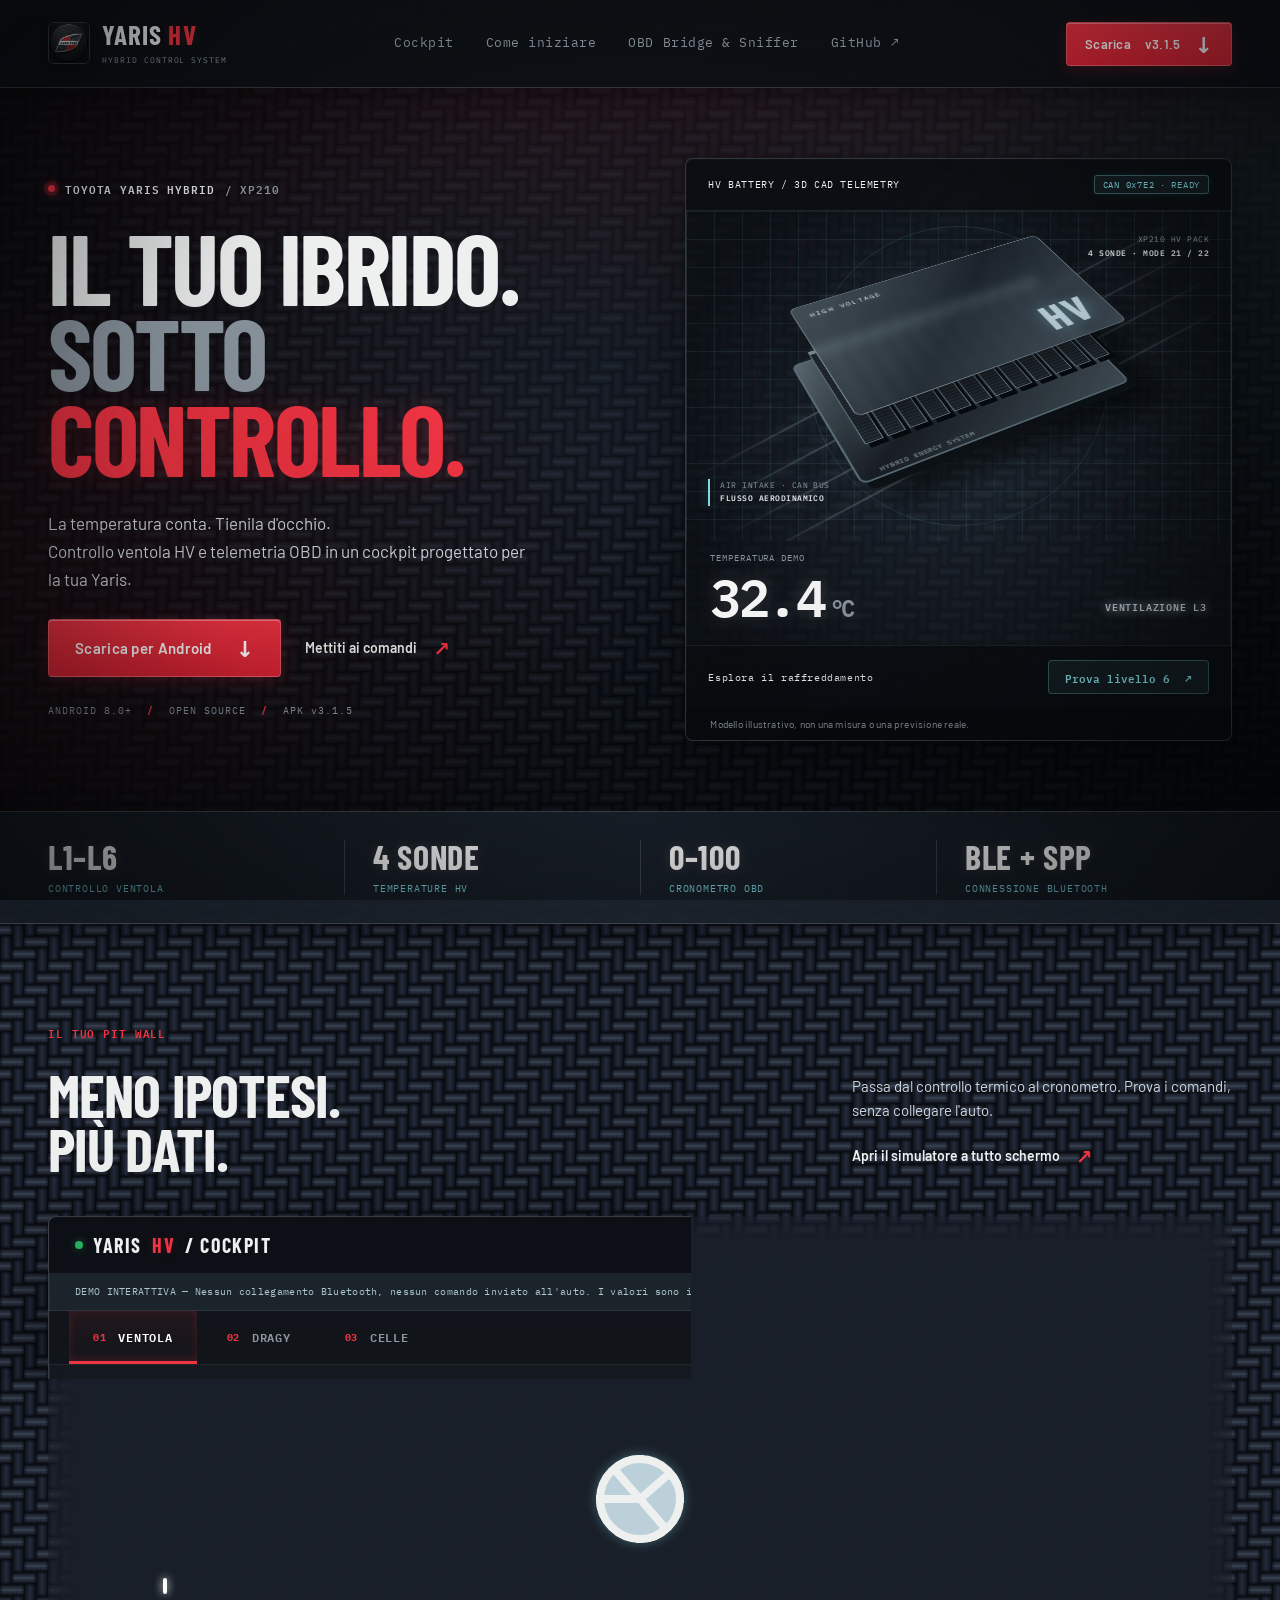
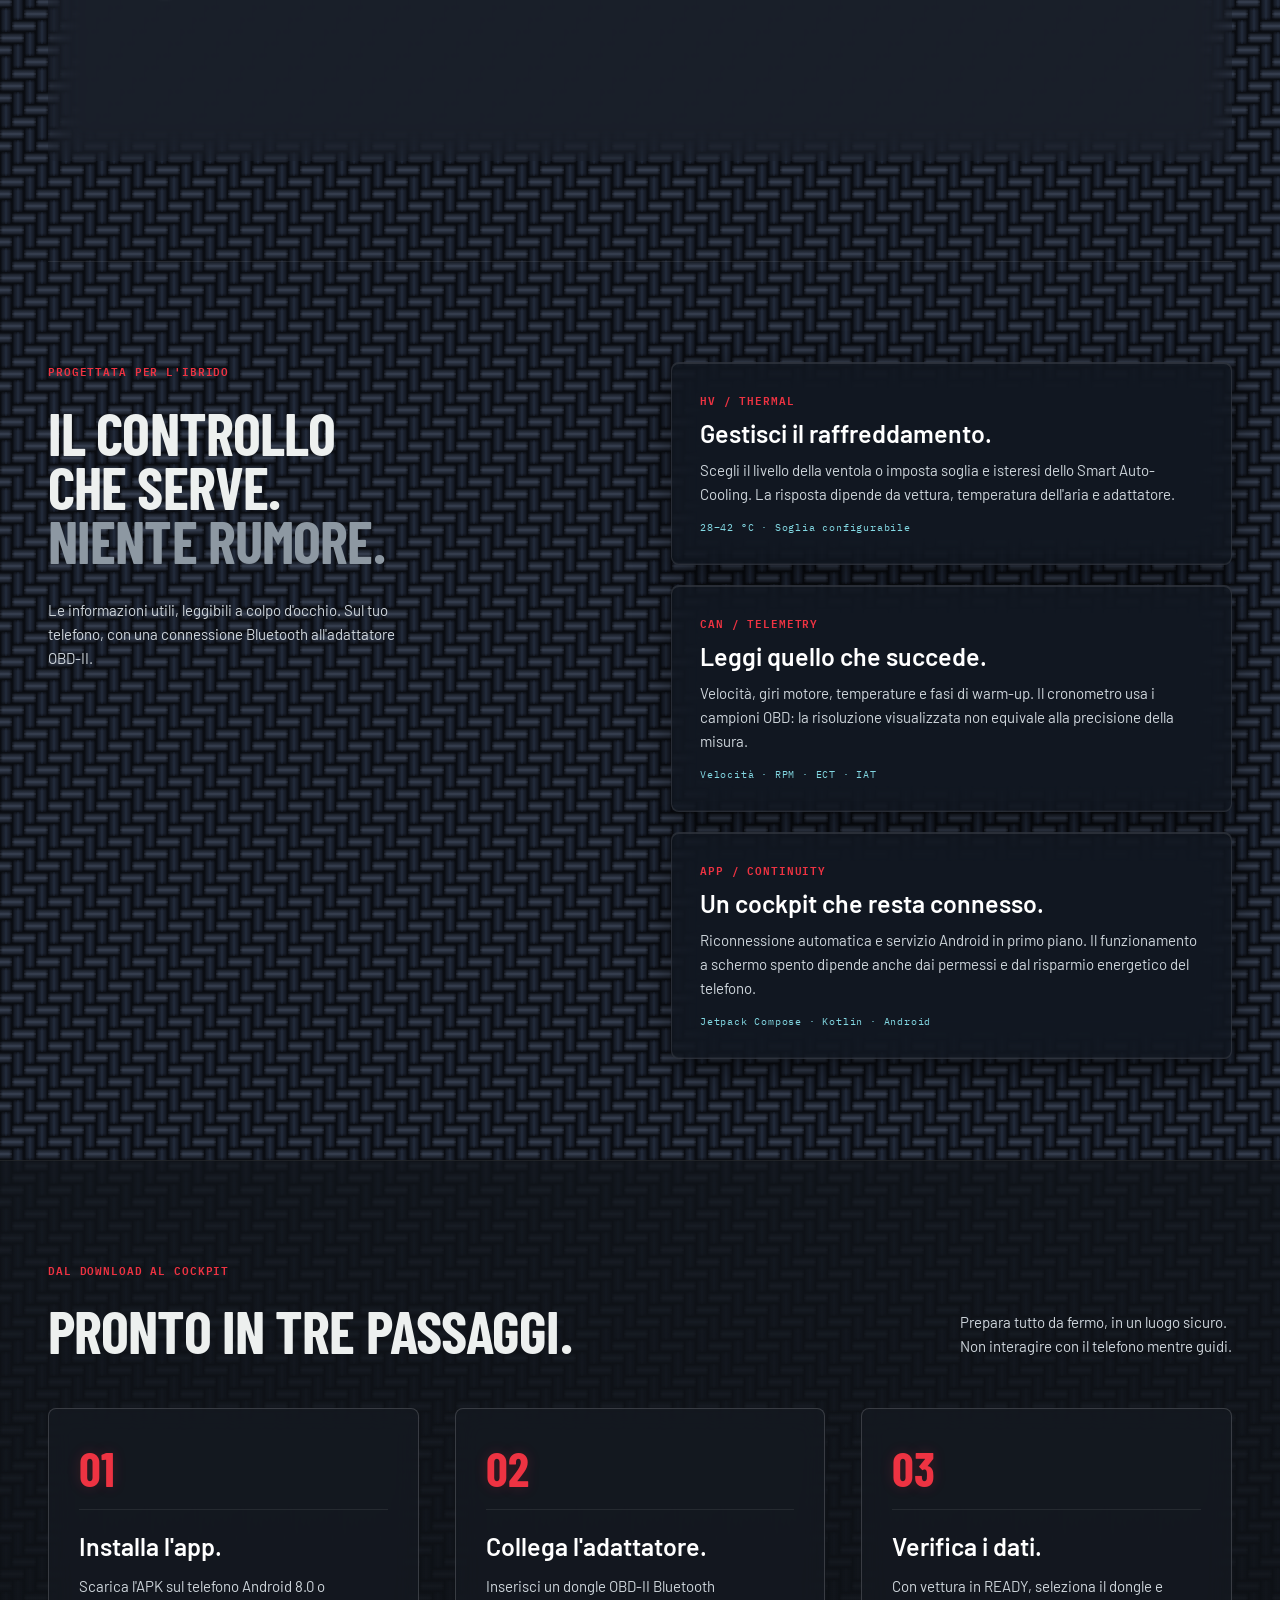
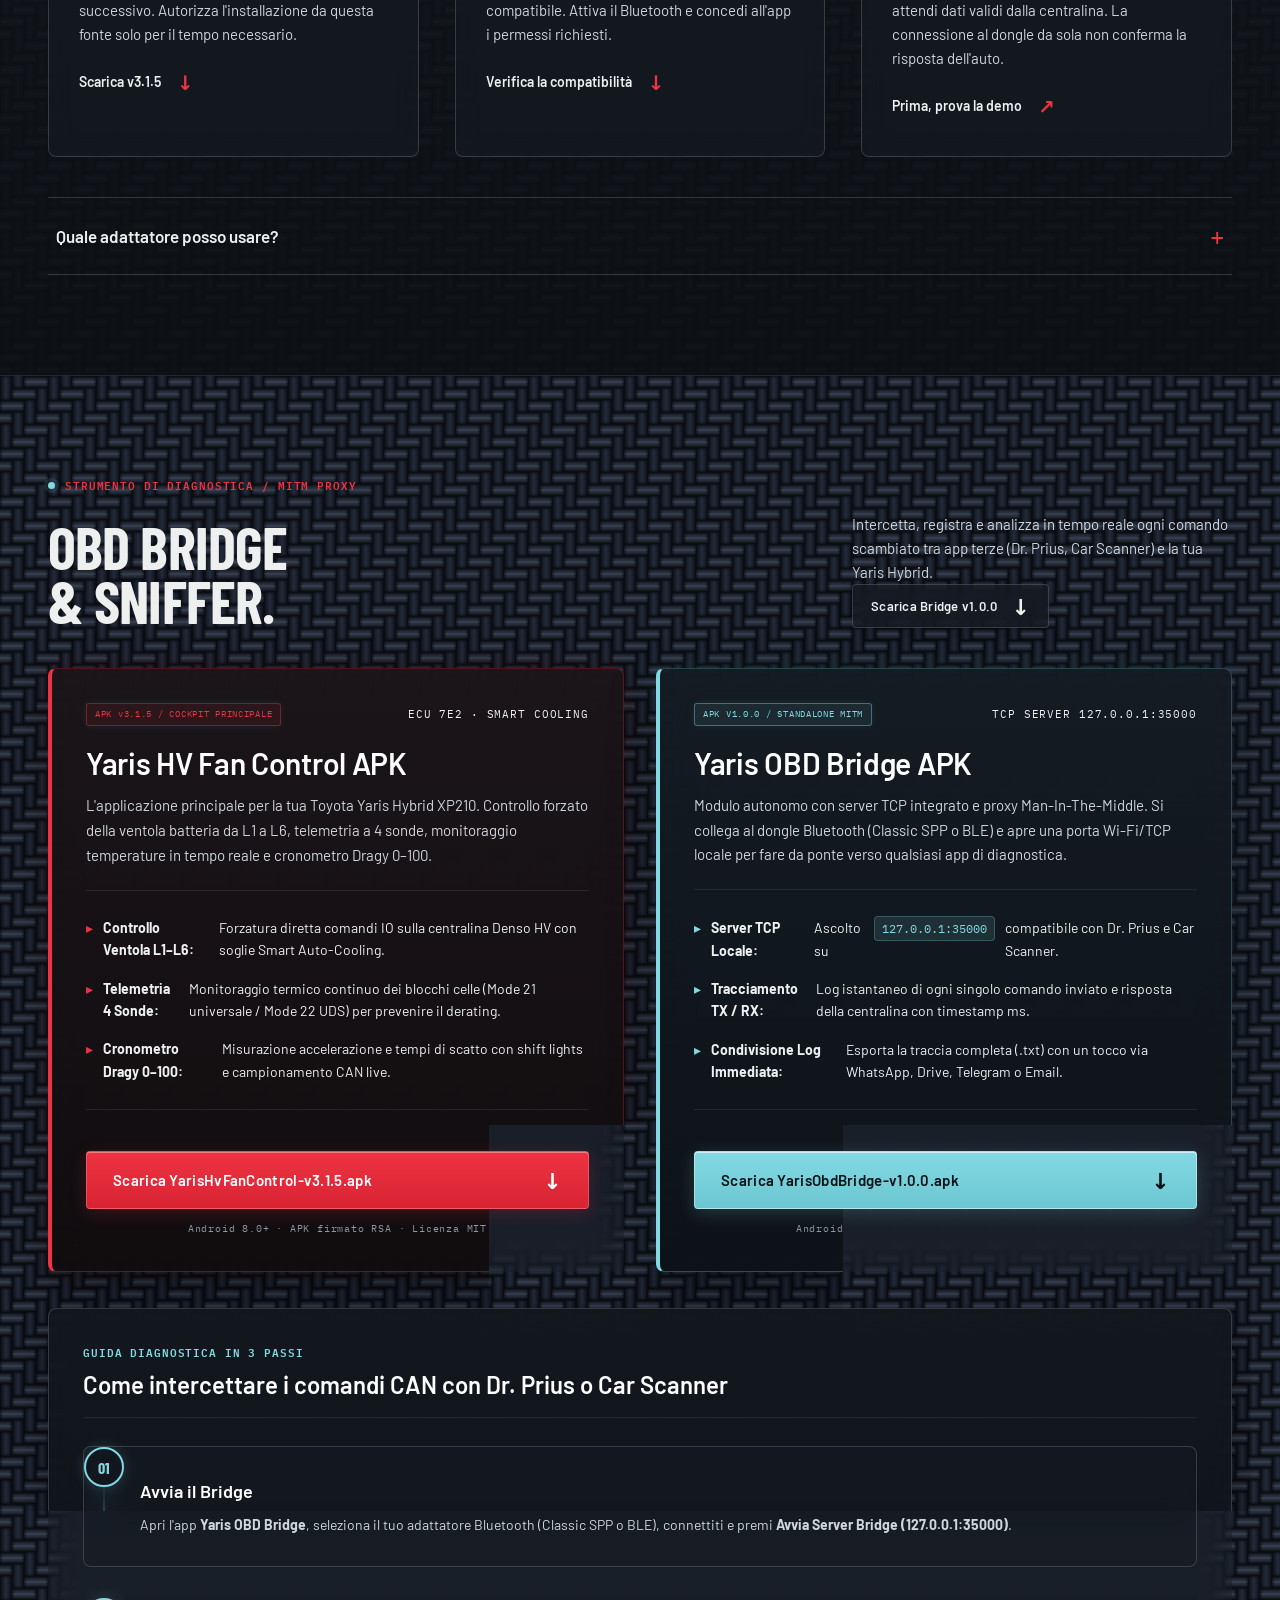
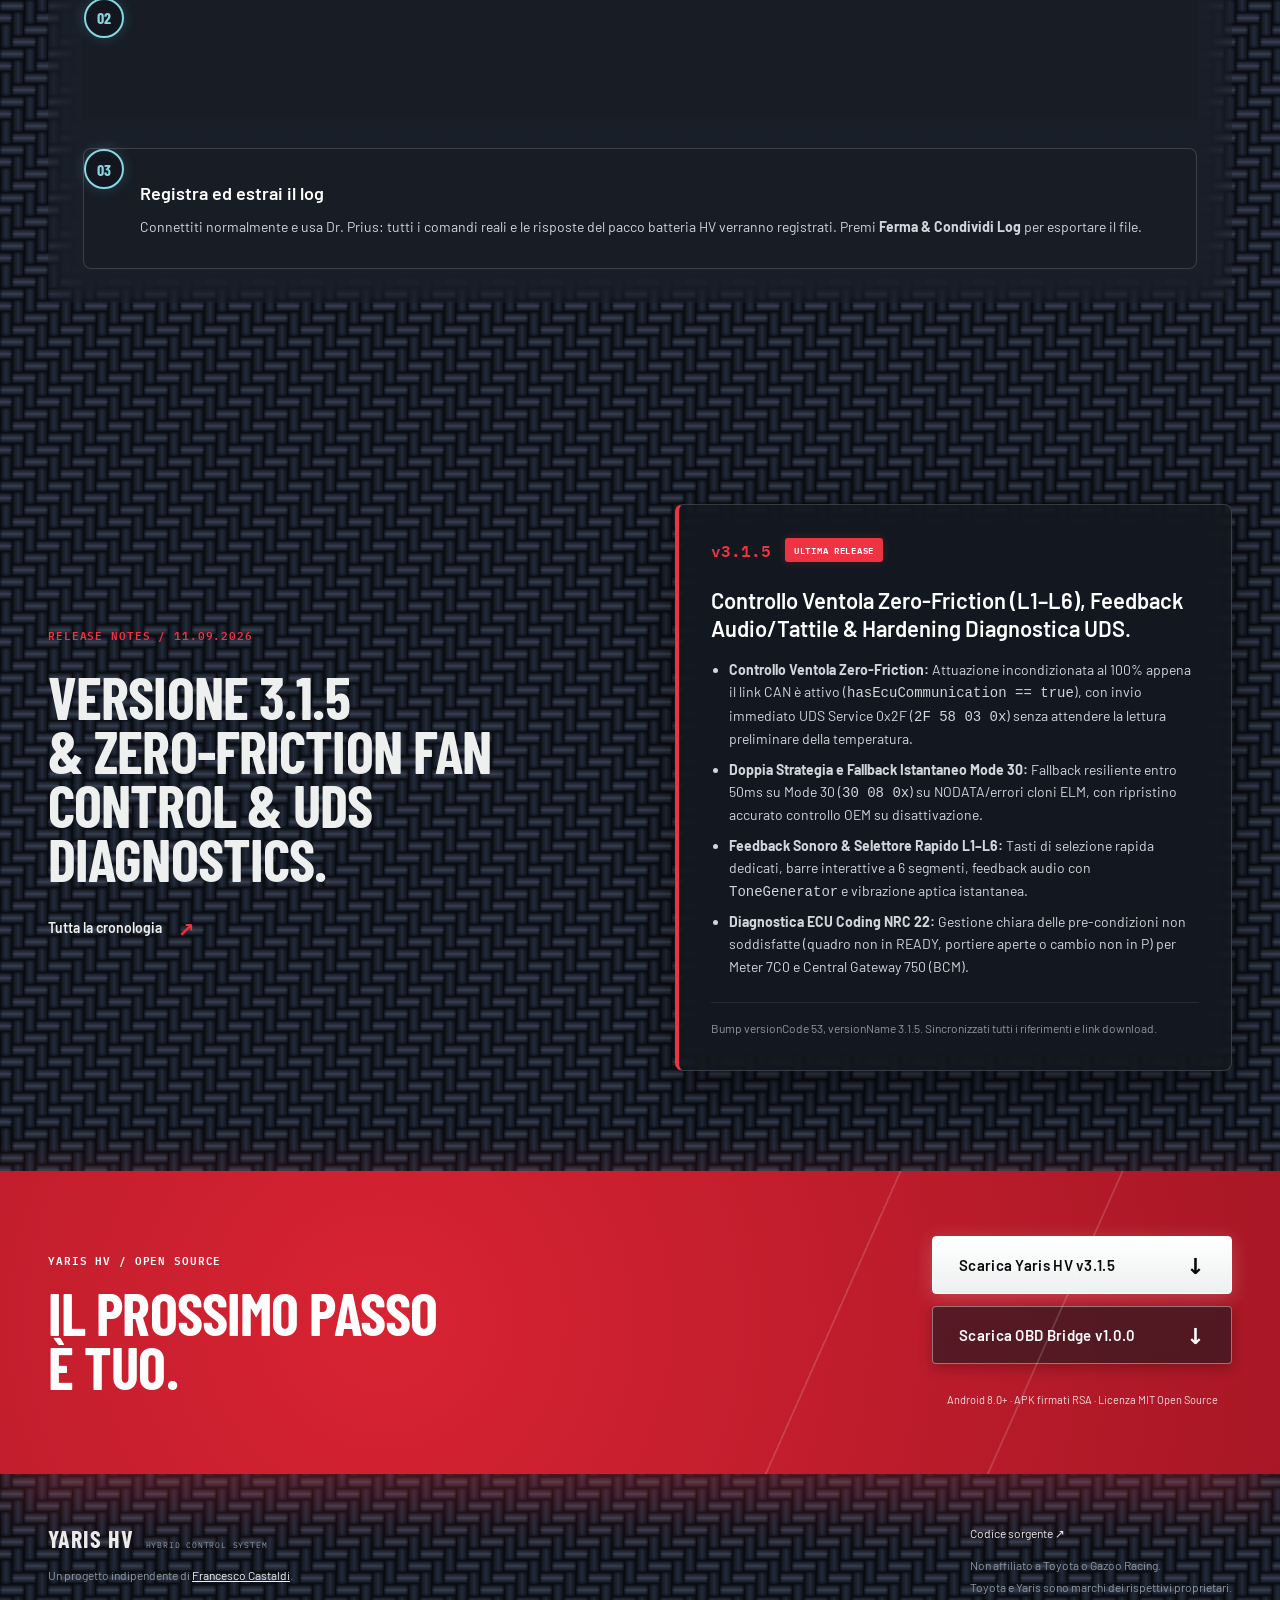
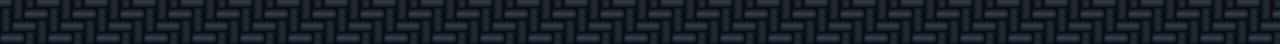
<file: docs/index.html>
<!DOCTYPE html>
<html lang="it">
<head>
    <meta charset="UTF-8">
    <meta name="viewport" content="width=device-width, initial-scale=1, viewport-fit=cover">
    <title>Yaris HV | Il tuo ibrido. Sotto controllo. | v3.1.5</title>
    <meta name="description" content="Il tuo pit wall per Toyota Yaris Hybrid: controllo ventola HV, temperature batteria e telemetria OBD. App Android open source. Prova la demo interattiva.">
    <meta name="theme-color" content="#101215">
    <meta property="og:title" content="Yaris HV | Il tuo ibrido. Sotto controllo.">
    <meta property="og:description" content="Controllo termico e telemetria per Toyota Yaris Hybrid. Scopri il cockpit e prova la demo.">
    <meta property="og:type" content="website">
    <link rel="icon" href="favicon.ico">
    <link rel="preconnect" href="https://fonts.googleapis.com">
    <link rel="preconnect" href="https://fonts.gstatic.com" crossorigin>
    <link href="https://fonts.googleapis.com/css2?family=Barlow+Condensed:wght@600;700;800&family=Barlow:wght@400;500;600;700&family=IBM+Plex+Mono:wght@400;500;600&display=swap" rel="stylesheet">
    <link rel="stylesheet" href="site.css">
    <script src="simulator.js" defer></script>
</head>
<body>
    <a class="skip-link" href="#main">Vai al contenuto</a>
    <header class="site-header">
        <div class="shell nav">
            <a class="brand" href="index.html" aria-label="Yaris HV, home"><img src="icon.jpg" width="42" height="42" alt="" decoding="async" loading="eager"><span>YARIS <b>HV</b><small>HYBRID CONTROL SYSTEM</small></span></a>
            <nav aria-label="Navigazione principale">
                <a href="#cockpit">Cockpit</a><a href="#setup">Come iniziare</a><a href="#sniffer">OBD Bridge &amp; Sniffer</a><a href="https://github.com/FrancescoCastaldi/yaris-hv-fan-optimizer">GitHub <span aria-hidden="true">↗</span></a>
            </nav>
            <a class="button button-small" href="YarisHvFanControl-v3.1.5.apk" download>Scarica <span>v3.1.5</span> <span aria-hidden="true">↓</span></a>
        </div>
    </header>
    <main id="main">
        <section class="hero shell" aria-labelledby="hero-title">
            <div class="hero-copy">
                <p class="eyebrow"><span class="signal"></span> TOYOTA YARIS HYBRID <span class="muted">/ XP210</span></p>
                <h1 id="hero-title">IL TUO IBRIDO.<br><span>SOTTO</span><br><em>CONTROLLO.</em></h1>
                <p class="hero-description">La temperatura conta. Tienila d'occhio.<br>Controllo ventola HV e telemetria OBD in un cockpit progettato per la tua Yaris.</p>
                <div class="hero-actions">
                    <a class="button" href="YarisHvFanControl-v3.1.5.apk" download>Scarica per Android <span aria-hidden="true">↓</span></a>
                    <a class="text-link" href="#cockpit">Mettiti ai comandi <span aria-hidden="true">↗</span></a>
                </div>
                <p class="micro">ANDROID 8.0+ <span>/</span> OPEN SOURCE <span>/</span> APK v3.1.5</p>
            </div>
            <div class="thermal-scene" data-thermal-scene>
                <div class="scene-top"><span>HV BATTERY / 3D CAD TELEMETRY</span><span class="demo-tag">CAN 0x7E2 · READY</span></div>
                <div class="technical-grid" aria-hidden="true">
                    <div class="orbit orbit-one"></div><div class="orbit orbit-two"></div>
                    <div class="airflow"><i></i><i></i><i></i><i></i></div>
                    <div class="battery-assembly">
                        <div class="battery-lid"><span>HIGH VOLTAGE</span><b>HV</b></div>
                        <div class="battery-pack">
                            <i></i><i></i><i></i><i></i><i></i><i></i><i></i><i></i><i></i><i></i><i></i><i></i>
                        </div>
                        <div class="battery-base"><span>HYBRID ENERGY SYSTEM</span></div>
                    </div>
                    <span class="diagram-note note-left">AIR INTAKE · CAN BUS<br><b>FLUSSO AERODINAMICO</b></span>
                    <span class="diagram-note note-right">XP210 HV PACK<br><b>4 SONDE · MODE 21 / 22</b></span>
                </div>
                <div class="scene-reading"><div><span class="micro">TEMPERATURA DEMO</span><p><strong data-hero-temp>32.4</strong><span>°C</span></p></div><span class="thermal-status" data-hero-status>VENTILAZIONE L3</span></div>
                <div class="scene-bottom"><span>Esplora il raffreddamento</span><button class="scene-toggle" type="button" aria-pressed="false" data-hero-toggle>Prova livello 6 <span aria-hidden="true">↗</span></button></div>
                <p class="scene-disclaimer">Modello illustrativo, non una misura o una previsione reale.</p>
            </div>
        </section>
        <div class="spec-strip">
            <div class="shell spec-grid">
                <div><b>L1–L6</b><span>CONTROLLO VENTOLA</span></div>
                <div><b>4 SONDE</b><span>TEMPERATURE HV</span></div>
                <div><b>0–100</b><span>CRONOMETRO OBD</span></div>
                <div><b>BLE + SPP</b><span>CONNESSIONE BLUETOOTH</span></div>
            </div>
        </div>
        <section class="section shell" id="cockpit" aria-labelledby="cockpit-title">
            <div class="section-heading"><div><p class="eyebrow">IL TUO PIT WALL</p><h2 id="cockpit-title">MENO IPOTESI.<br>PIÙ DATI.</h2></div><div class="section-intro"><p>Passa dal controllo termico al cronometro. Prova i comandi, senza collegare l'auto.</p><a class="text-link" href="preview.html">Apri il simulatore a tutto schermo <span aria-hidden="true">↗</span></a></div></div>
            <div data-simulator><p class="no-script">Il cockpit interattivo richiede JavaScript. L'app Android e i download restano disponibili.</p></div>
        </section>
        <section class="engineering section shell" aria-labelledby="engineering-title">
            <div class="engineering-heading"><p class="eyebrow">PROGETTATA PER L'IBRIDO</p><h2 id="engineering-title">IL CONTROLLO<br>CHE SERVE.<br><span class="muted">NIENTE RUMORE.</span></h2><p>Le informazioni utili, leggibili a colpo d'occhio. Sul tuo telefono, con una connessione Bluetooth all'adattatore OBD-II.</p></div>
            <div class="feature-list">
                <article><span class="feature-code">HV / THERMAL</span><h3>Gestisci il raffreddamento.</h3><p>Scegli il livello della ventola o imposta soglia e isteresi dello Smart Auto-Cooling. La risposta dipende da vettura, temperatura dell'aria e adattatore.</p><span class="feature-detail">28–42 °C · Soglia configurabile</span></article>
                <article><span class="feature-code">CAN / TELEMETRY</span><h3>Leggi quello che succede.</h3><p>Velocità, giri motore, temperature e fasi di warm-up. Il cronometro usa i campioni OBD: la risoluzione visualizzata non equivale alla precisione della misura.</p><span class="feature-detail">Velocità · RPM · ECT · IAT</span></article>
                <article><span class="feature-code">APP / CONTINUITY</span><h3>Un cockpit che resta connesso.</h3><p>Riconnessione automatica e servizio Android in primo piano. Il funzionamento a schermo spento dipende anche dai permessi e dal risparmio energetico del telefono.</p><span class="feature-detail">Jetpack Compose · Kotlin · Android</span></article>
            </div>
        </section>
        <section class="setup-section" id="setup" aria-labelledby="setup-title">
            <div class="shell section">
                <div class="section-heading"><div><p class="eyebrow">DAL DOWNLOAD AL COCKPIT</p><h2 id="setup-title">PRONTO IN TRE PASSAGGI.</h2></div><p class="section-intro">Prepara tutto da fermo, in un luogo sicuro.<br>Non interagire con il telefono mentre guidi.</p></div>
                <ol class="setup-steps">
                    <li><span class="step-number">01</span><h3>Installa l'app.</h3><p>Scarica l'APK sul telefono Android 8.0 o successivo. Autorizza l'installazione da questa fonte solo per il tempo necessario.</p><a class="text-link" href="YarisHvFanControl-v3.1.5.apk" download>Scarica v3.1.5 <span aria-hidden="true">↓</span></a></li>
                    <li><span class="step-number">02</span><h3>Collega l'adattatore.</h3><p>Inserisci un dongle OBD-II Bluetooth compatibile. Attiva il Bluetooth e concedi all'app i permessi richiesti.</p><a class="text-link" href="#compatibility">Verifica la compatibilità <span aria-hidden="true">↓</span></a></li>
                    <li><span class="step-number">03</span><h3>Verifica i dati.</h3><p>Con vettura in READY, seleziona il dongle e attendi dati validi dalla centralina. La connessione al dongle da sola non conferma la risposta dell'auto.</p><a class="text-link" href="preview.html">Prima, prova la demo <span aria-hidden="true">↗</span></a></li>
                </ol>
                <details class="compatibility" id="compatibility">
                    <summary>Quale adattatore posso usare?<span aria-hidden="true">+</span></summary>
                    <div class="details-content"><p>L'app gestisce Bluetooth BLE e Classic SPP. Sono previsti profili per famiglie come Vgate iCar Pro, vLinker, Veepeak OBDCheck, Carista e OBDLink. Controlla la variante Bluetooth: modelli USB o Wi-Fi non sono equivalenti.</p><p>La compatibilità non è garantita per ogni firmware o clone ELM327. La sequenza introdotta in v2.9.8 migliora l'aggancio CAN, ma una verifica sulla tua auto resta necessaria.</p></div>
                </details>
            </div>
        </section>
        <section class="section shell sniffer-section" id="sniffer" aria-labelledby="sniffer-title">
            <div class="section-heading">
                <div>
                    <p class="eyebrow"><span class="signal" style="background: var(--ice); box-shadow: 0 0 0 4px #83d9e31c;"></span> STRUMENTO DI DIAGNOSTICA / MITM PROXY</p>
                    <h2 id="sniffer-title">OBD BRIDGE<br><span>&amp; SNIFFER.</span></h2>
                </div>
                <div class="section-intro">
                    <p>Intercetta, registra e analizza in tempo reale ogni comando scambiato tra app terze (Dr. Prius, Car Scanner) e la tua Yaris Hybrid.</p>
                    <a class="button button-small button-outline" href="YarisObdBridge-v1.0.0.apk" download>Scarica Bridge v1.0.0 <span aria-hidden="true">↓</span></a>
                </div>
            </div>

            <div class="apk-showcase-grid">
                <div class="main-apk-card">
                    <div class="card-header">
                        <span class="demo-tag" style="border-color: rgba(238, 51, 66, 0.4); color: var(--red); background: var(--red-subtle);">APK v3.1.5 / COCKPIT PRINCIPALE</span>
                        <span class="micro">ECU 7E2 · SMART COOLING</span>
                    </div>
                    <h3>Yaris HV Fan Control APK</h3>
                    <p>L'applicazione principale per la tua Toyota Yaris Hybrid XP210. Controllo forzato della ventola batteria da L1 a L6, telemetria a 4 sonde, monitoraggio temperature in tempo reale e cronometro Dragy 0–100.</p>
                    <ul class="sniffer-features">
                        <li><strong>Controllo Ventola L1–L6:</strong> Forzatura diretta comandi IO sulla centralina Denso HV con soglie Smart Auto-Cooling.</li>
                        <li><strong>Telemetria 4 Sonde:</strong> Monitoraggio termico continuo dei blocchi celle (Mode 21 universale / Mode 22 UDS) per prevenire il derating.</li>
                        <li><strong>Cronometro Dragy 0–100:</strong> Misurazione accelerazione e tempi di scatto con shift lights e campionamento CAN live.</li>
                    </ul>
                    <div class="card-actions">
                        <a class="button" href="YarisHvFanControl-v3.1.5.apk" download>Scarica YarisHvFanControl-v3.1.5.apk <span aria-hidden="true">↓</span></a>
                        <span class="micro">Android 8.0+ · APK firmato RSA · Licenza MIT</span>
                    </div>
                </div>

                <div class="sniffer-card">
                    <div class="card-header">
                        <span class="demo-tag badge-standalone" style="border-color: rgba(131, 217, 227, 0.4); color: var(--ice); background: var(--ice-subtle);">APK V1.0.0 / STANDALONE MITM</span>
                        <span class="micro">TCP SERVER 127.0.0.1:35000</span>
                    </div>
                    <h3>Yaris OBD Bridge APK</h3>
                    <p>Modulo autonomo con server TCP integrato e proxy Man-In-The-Middle. Si collega al dongle Bluetooth (Classic SPP o BLE) e apre una porta Wi-Fi/TCP locale per fare da ponte verso qualsiasi app di diagnostica.</p>
                    <ul class="sniffer-features">
                        <li><strong>Server TCP Locale:</strong> Ascolto su <code>127.0.0.1:35000</code> compatibile con Dr. Prius e Car Scanner.</li>
                        <li><strong>Tracciamento TX / RX:</strong> Log istantaneo di ogni singolo comando inviato e risposta della centralina con timestamp ms.</li>
                        <li><strong>Condivisione Log Immediata:</strong> Esporta la traccia completa (.txt) con un tocco via WhatsApp, Drive, Telegram o Email.</li>
                    </ul>
                    <div class="card-actions">
                        <a class="button button-ice" href="YarisObdBridge-v1.0.0.apk" download>Scarica YarisObdBridge-v1.0.0.apk <span aria-hidden="true">↓</span></a>
                        <span class="micro">Android 8.0+ · APK firmato RSA · Licenza MIT</span>
                    </div>
                </div>
            </div>

            <div class="sniffer-guide-box">
                <div class="guide-header">
                    <span class="feature-code" style="color: var(--ice);">GUIDA DIAGNOSTICA IN 3 PASSI</span>
                    <h3>Come intercettare i comandi CAN con Dr. Prius o Car Scanner</h3>
                </div>
                <ol class="setup-steps sniffer-steps">
                    <li>
                        <span class="step-number">01</span>
                        <h4>Avvia il Bridge</h4>
                        <p>Apri l'app <strong>Yaris OBD Bridge</strong>, seleziona il tuo adattatore Bluetooth (Classic SPP o BLE), connettiti e premi <strong>Avvia Server Bridge (127.0.0.1:35000)</strong>.</p>
                    </li>
                    <li>
                        <span class="step-number">02</span>
                        <h4>Configura Dr. Prius o Car Scanner</h4>
                        <p>Apri l'app di terze parti, seleziona connessione <strong>Wi-Fi / TCP</strong> e imposta l'indirizzo IP su <code>127.0.0.1</code> e la Porta su <code>35000</code>.</p>
                    </li>
                    <li>
                        <span class="step-number">03</span>
                        <h4>Registra ed estrai il log</h4>
                        <p>Connettiti normalmente e usa Dr. Prius: tutti i comandi reali e le risposte del pacco batteria HV verranno registrati. Premi <strong>Ferma &amp; Condividi Log</strong> per esportare il file.</p>
                    </li>
                </ol>
            </div>
        </section>
        <section class="section shell release-section" aria-labelledby="release-title">
            <div><p class="eyebrow">RELEASE NOTES / 11.09.2026</p><h2 id="release-title">VERSIONE 3.1.5<br>&amp; ZERO-FRICTION FAN CONTROL &amp; UDS DIAGNOSTICS.</h2><a class="text-link" href="https://github.com/FrancescoCastaldi/yaris-hv-fan-optimizer/blob/main/CHANGELOG.md">Tutta la cronologia <span aria-hidden="true">↗</span></a></div>
            <div class="release-card"><span class="release-version">v3.1.5 <span>ULTIMA RELEASE</span></span><h3>Controllo Ventola Zero-Friction (L1–L6), Feedback Audio/Tattile &amp; Hardening Diagnostica UDS.</h3><ul><li><strong>Controllo Ventola Zero-Friction:</strong> Attuazione incondizionata al 100% appena il link CAN è attivo (<code>hasEcuCommunication == true</code>), con invio immediato UDS Service 0x2F (<code>2F 58 03 0x</code>) senza attendere la lettura preliminare della temperatura.</li><li><strong>Doppia Strategia e Fallback Istantaneo Mode 30:</strong> Fallback resiliente entro 50ms su Mode 30 (<code>30 08 0x</code>) su NODATA/errori cloni ELM, con ripristino accurato controllo OEM su disattivazione.</li><li><strong>Feedback Sonoro &amp; Selettore Rapido L1–L6:</strong> Tasti di selezione rapida dedicati, barre interattive a 6 segmenti, feedback audio con <code>ToneGenerator</code> e vibrazione aptica istantanea.</li><li><strong>Diagnostica ECU Coding NRC 22:</strong> Gestione chiara delle pre-condizioni non soddisfatte (quadro non in READY, portiere aperte o cambio non in P) per Meter 7C0 e Central Gateway 750 (BCM).</li></ul><p>Bump versionCode 53, versionName 3.1.5. Sincronizzati tutti i riferimenti e link download.</p></div>
        </section>
        <section class="download-section" aria-labelledby="download-title">
            <div class="shell download-inner">
                <div>
                    <p class="eyebrow">YARIS HV / OPEN SOURCE</p>
                    <h2 id="download-title">IL PROSSIMO PASSO<br>È TUO.</h2>
                </div>
                <div class="download-dual-actions">
                    <a class="button button-light" href="YarisHvFanControl-v3.1.5.apk" download>Scarica Yaris HV v3.1.5 <span aria-hidden="true">↓</span></a>
                    <a class="button button-outline" href="YarisObdBridge-v1.0.0.apk" download style="border-color: rgba(255,255,255,0.4); color: #fff;">Scarica OBD Bridge v1.0.0 <span aria-hidden="true">↓</span></a>
                    <p>Android 8.0+ · APK firmati RSA · Licenza MIT Open Source</p>
                </div>
            </div>
        </section>
    </main>
    <footer class="site-footer shell"><div><a class="footer-brand" href="index.html">YARIS HV<span>HYBRID CONTROL SYSTEM</span></a><p>Un progetto indipendente di <a href="https://github.com/FrancescoCastaldi">Francesco Castaldi</a>.</p></div><div><a href="https://github.com/FrancescoCastaldi/yaris-hv-fan-optimizer">Codice sorgente ↗</a><p>Non affiliato a Toyota o Gazoo Racing.<br>Toyota e Yaris sono marchi dei rispettivi proprietari.</p></div></footer>
    <div class="mobile-download"><span>YARIS HV <small>v3.1.5 / ANDROID</small></span><a class="button button-small" href="YarisHvFanControl-v3.1.5.apk" download>Scarica APK <span aria-hidden="true">↓</span></a></div>
</body>
</html>
</file>
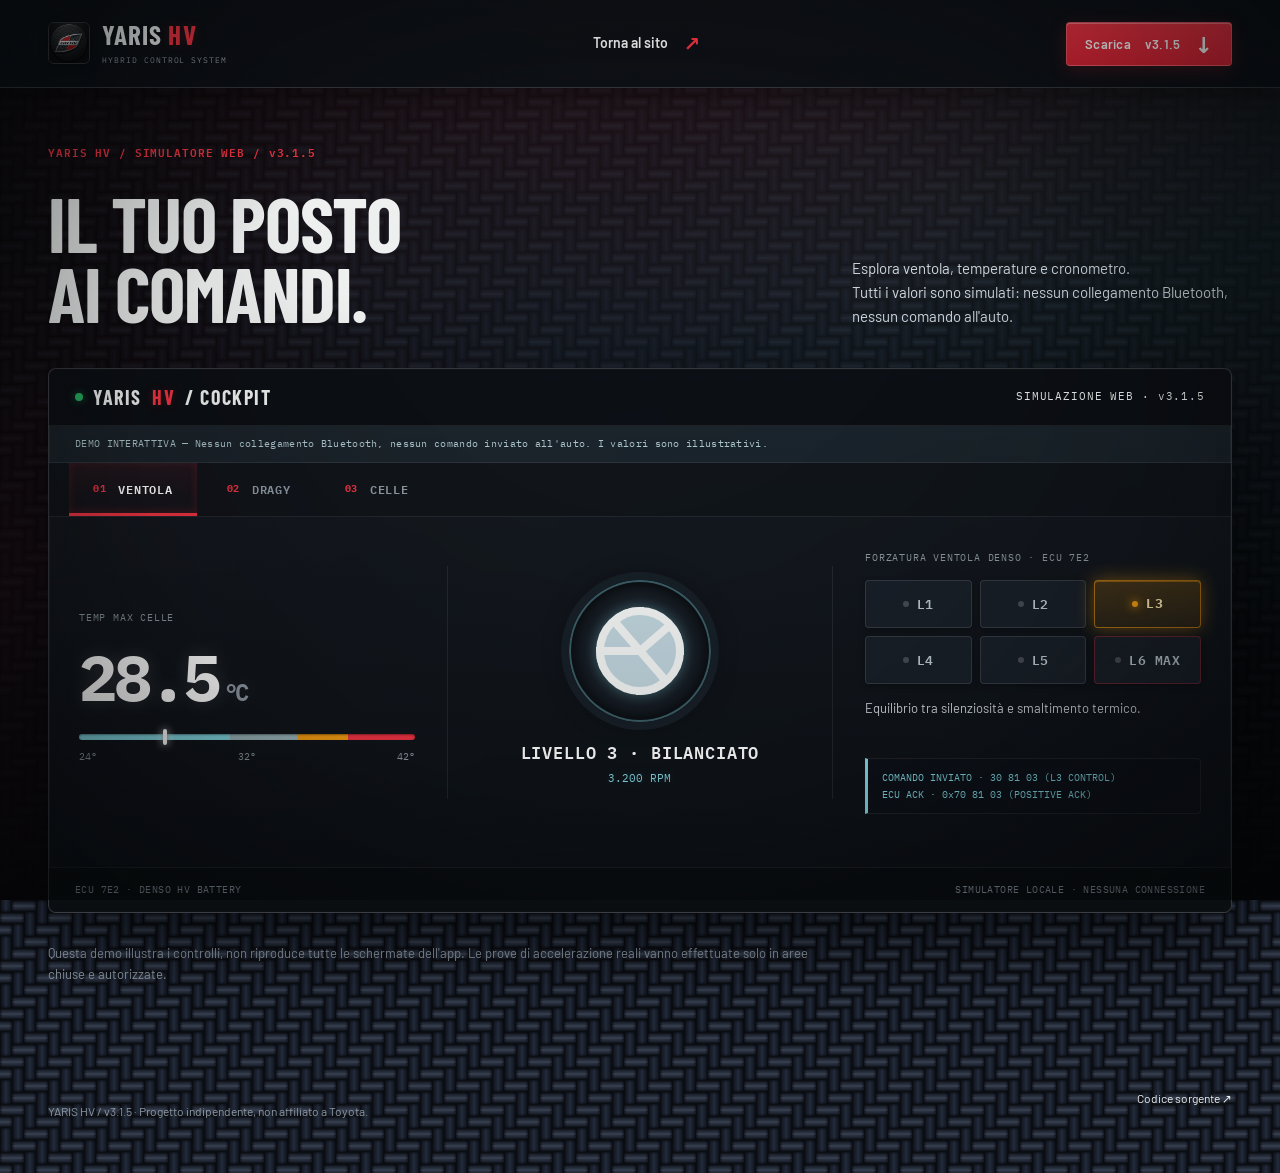
<file: docs/preview.html>
<!DOCTYPE html>
<html lang="it">
<head>
    <meta charset="UTF-8">
    <meta name="viewport" content="width=device-width, initial-scale=1, viewport-fit=cover">
    <title>Yaris HV | Simulatore cockpit | v3.1.5</title>
    <meta name="description" content="Prova il cockpit Yaris HV nel browser. Demo di controllo ventola, temperature e cronometro, senza connessione all'auto.">
    <meta name="theme-color" content="#101215">
    <link rel="icon" href="favicon.ico">
    <link rel="preconnect" href="https://fonts.googleapis.com">
    <link rel="preconnect" href="https://fonts.gstatic.com" crossorigin>
    <link href="https://fonts.googleapis.com/css2?family=Barlow+Condensed:wght@600;700;800&family=Barlow:wght@400;500;600;700&family=IBM+Plex+Mono:wght@400;500;600&display=swap" rel="stylesheet">
    <link rel="stylesheet" href="site.css">
    <script src="simulator.js" defer></script>
</head>
<body class="preview-page">
    <a class="skip-link" href="#main">Vai al simulatore</a>
    <header class="site-header"><div class="shell nav"><a class="brand" href="index.html" aria-label="Yaris HV, home"><img src="icon.jpg" width="42" height="42" alt="" decoding="async" loading="eager"><span>YARIS <b>HV</b><small>HYBRID CONTROL SYSTEM</small></span></a><a class="text-link" href="index.html">Torna al sito <span aria-hidden="true">↗</span></a><a class="button button-small" href="YarisHvFanControl-v3.1.5.apk" download>Scarica <span>v3.1.5</span> <span aria-hidden="true">↓</span></a></div></header>
    <main class="shell section" id="main">
        <div class="section-heading"><div><p class="eyebrow">YARIS HV / SIMULATORE WEB / v3.1.5</p><h1 class="preview-title">IL TUO POSTO<br>AI COMANDI.</h1></div><p class="section-intro">Esplora ventola, temperature e cronometro.<br>Tutti i valori sono simulati: nessun collegamento Bluetooth, nessun comando all'auto.</p></div>
        <div data-simulator><p class="no-script">Attiva JavaScript per usare il simulatore. Puoi comunque <a href="YarisHvFanControl-v3.1.5.apk" download>scaricare l'app Android</a>.</p></div>
        <p class="preview-footnote">Questa demo illustra i controlli, non riproduce tutte le schermate dell'app. Le prove di accelerazione reali vanno effettuate solo in aree chiuse e autorizzate.</p>
    </main>
    <footer class="site-footer shell"><p>YARIS HV / v3.1.5 · Progetto indipendente, non affiliato a Toyota.</p><a href="https://github.com/FrancescoCastaldi/yaris-hv-fan-optimizer">Codice sorgente ↗</a></footer>
</body>
</html>
</file>
<file: docs/site.css>
/* ==========================================================================
   YARIS HV - COCKPIT MOTORSPORT ULTRA-PREMIUM DESIGN SYSTEM
   Inspired by MoTeC Racing Telemetry & Toyota Gazoo Racing (TGR) Cockpit
   GPU-Accelerated 60/120 FPS Fluid Transitions & Glassmorphism
   ========================================================================== */

:root {
    color-scheme: dark;
    --carbon-deep: #07090c;
    --carbon: #0c0f13;
    --carbon-surface: #12161c;
    --carbon-card: rgba(18, 23, 30, 0.78);
    --carbon-card-hover: rgba(24, 30, 40, 0.88);
    --panel: #161b22;
    --alloy: #edf0ef;
    --alloy-dim: #cfd6dc;
    --muted: #8d98a2;
    --line: rgba(255, 255, 255, 0.08);
    --line-subtle: rgba(255, 255, 255, 0.04);
    --line-titanium: rgba(255, 255, 255, 0.16);
    --titanium-glow: rgba(255, 255, 255, 0.25);
    
    /* Gazoo Racing Red (Main App & Primary Track Action) */
    --red: #ee3342;
    --red-hover: #ff3b4b;
    --red-active: #cc2231;
    --red-glow: rgba(238, 51, 66, 0.45);
    --red-glow-soft: rgba(238, 51, 66, 0.2);
    --red-subtle: rgba(238, 51, 66, 0.08);

    /* Telemetry Ice Blue (OBD Bridge, Diagnostics, Cooling Airflow) */
    --ice: #83d9e3;
    --ice-hover: #9ee6ee;
    --ice-glow: rgba(131, 217, 227, 0.45);
    --ice-glow-soft: rgba(131, 217, 227, 0.2);
    --ice-subtle: rgba(131, 217, 227, 0.08);

    /* Status Indicators */
    --green-ready: #27ae60;
    --green-glow: rgba(39, 174, 96, 0.45);
    --amber-shift: #f39c12;
    --amber-glow: rgba(243, 156, 18, 0.45);

    /* Typography */
    --display: "Barlow Condensed", Impact, sans-serif;
    --body: "Barlow", system-ui, -apple-system, sans-serif;
    --mono: "IBM Plex Mono", monospace;

    /* Curves & Transitions */
    --ease-out-expo: cubic-bezier(0.16, 1, 0.3, 1);
    --ease-in-out-smooth: cubic-bezier(0.4, 0, 0.2, 1);
    --speed-fast: 0.18s;
    --speed-norm: 0.28s;
    --speed-slow: 0.45s;
}

* { box-sizing: border-box; }
html { scroll-behavior: smooth; scroll-padding-top: 108px; }

body {
    margin: 0;
    background-color: var(--carbon-deep);
    background-image:
        /* Volumetric top light — racing instrument panel warmup glow */
        radial-gradient(ellipse 1400px 700px at 50% -120px, rgba(238, 51, 66, 0.14), transparent 68%),
        /* Right ambient: ice telemetry edge bleed */
        radial-gradient(ellipse 980px 700px at 100% 22%, rgba(131, 217, 227, 0.09), transparent 65%),
        /* Left ambient: subtle red counter-accent */
        radial-gradient(ellipse 1000px 760px at 0% 64%, rgba(238, 51, 66, 0.07), transparent 65%),
        /* Centre volumetric light cone (cockpit instrument illumination) */
        radial-gradient(ellipse 700px 500px at 50% 38%, rgba(24, 31, 40, 0.55), transparent 72%),
        /* Deep vignette — corners to black */
        radial-gradient(ellipse at 50% 50%, rgba(14, 18, 23, 0.3) 0%, rgba(4, 6, 8, 0.98) 100%),
        url("carbon-pattern-3k.svg");
    background-size: 100% auto, 100% auto, 100% auto, 100% auto, 100% 100%, 48px 48px;
    background-attachment: fixed, fixed, fixed, fixed, fixed, scroll;
    color: var(--alloy);
    font: 17px/1.6 var(--body);
    overflow-x: hidden;
    -webkit-font-smoothing: antialiased;
    -moz-osx-font-smoothing: grayscale;
}

/* Cockpit Multi-Level Vignette — instrument cluster ambient depth */
body::before {
    content: "";
    position: fixed;
    inset: 0;
    pointer-events: none;
    z-index: 99;
    background:
        radial-gradient(ellipse at 50% 50%, transparent 55%, rgba(4, 6, 8, 0.45) 100%),
        radial-gradient(ellipse at 50% 0%, transparent 40%, rgba(0, 0, 0, 0.3) 100%);
}

button, input { font: inherit; }
button, a { -webkit-tap-highlight-color: transparent; }
button { cursor: pointer; }
a { color: inherit; text-decoration: none; }
button:disabled { cursor: default; opacity: .45; }
a:focus-visible, button:focus-visible, input:focus-visible, summary:focus-visible {
    outline: 2px solid var(--ice);
    outline-offset: 4px;
}
::selection { background: var(--red); color: white; }
[hidden] { display: none !important; }

h1, h2, h3, p { margin: 0; }
h1, h2 { font-family: var(--display); font-weight: 700; line-height: .92; letter-spacing: -.015em; }
h2 { font-size: clamp(42px, 4.6vw, 68px); }
h3 { font-size: 25px; line-height: 1.18; font-weight: 600; }

.shell { width: min(1280px, calc(100% - 96px)); margin-inline: auto; }
.section { padding-block: 100px; }
.muted { color: var(--muted); }
.micro, .eyebrow, .demo-tag, .feature-code, .feature-detail {
    font-family: var(--mono);
    font-size: 11px;
    letter-spacing: .08em;
}
.eyebrow {
    margin-bottom: 26px;
    display: flex;
    align-items: center;
    gap: 10px;
    font-weight: 600;
}
.signal {
    width: 7px;
    height: 7px;
    background: var(--red);
    display: inline-block;
    border-radius: 50%;
    box-shadow: 0 0 0 4px rgba(238, 51, 66, 0.2), 0 0 10px var(--red);
    animation: signal-blink 2s infinite var(--ease-in-out-smooth);
}
@keyframes signal-blink {
    0%, 100% { opacity: 1; transform: scale(1); }
    50% { opacity: 0.6; transform: scale(0.9); }
}

.skip-link {
    position: fixed;
    left: 16px;
    top: -100px;
    background: var(--alloy);
    color: var(--carbon);
    z-index: 100;
    padding: 12px 20px;
    font-family: var(--mono);
    font-weight: 600;
    border-radius: 4px;
}
.skip-link:focus { top: 12px; }

/* --- Header & Navigation --- */
.site-header {
    position: sticky;
    top: 0;
    z-index: 50;
    border-bottom: 1px solid var(--line-titanium);
    background: rgba(12, 16, 21, 0.88);
    backdrop-filter: blur(20px);
    -webkit-backdrop-filter: blur(20px);
    box-shadow: 0 4px 25px rgba(0, 0, 0, 0.4);
}
.nav {
    min-height: 87px;
    display: flex;
    align-items: center;
    justify-content: space-between;
    gap: 24px;
}
.brand {
    display: flex;
    align-items: center;
    gap: 12px;
    flex-shrink: 0;
    line-height: 1;
}
.brand img {
    border-radius: 6px;
    border: 1px solid var(--line-titanium);
    box-shadow: 0 2px 10px rgba(0, 0, 0, 0.35);
}
.brand > span {
    font: 700 27px/.9 var(--display);
    letter-spacing: .04em;
}
.brand b { color: var(--red); text-shadow: 0 0 12px var(--red-glow-soft); }
.brand small {
    display: block;
    font: 8px var(--mono);
    letter-spacing: .12em;
    margin-top: 8px;
    color: var(--muted);
}
.nav nav {
    display: flex;
    gap: 32px;
    font-size: 13px;
    font-family: var(--mono);
    color: var(--muted);
    letter-spacing: .04em;
}
.nav nav a {
    padding-block: 12px;
    position: relative;
    transition: color var(--speed-fast) var(--ease-out-expo);
}
.nav nav a:hover, .text-link:hover {
    color: #fff;
}
.nav nav a:hover::after {
    content: "";
    position: absolute;
    bottom: 4px;
    left: 0;
    right: 0;
    height: 2px;
    background: var(--red);
    box-shadow: 0 0 8px var(--red);
}

/* --- Buttons (MoTeC & Racing Switchgear Style) --- */
.button {
    position: relative;
    display: inline-flex;
    justify-content: space-between;
    align-items: center;
    gap: 24px;
    background: linear-gradient(180deg, var(--red) 0%, #d82333 100%);
    color: #fff;
    padding: 16px 26px;
    border: 1px solid rgba(255, 255, 255, 0.2);
    border-radius: 4px;
    font-size: 15px;
    font-weight: 600;
    letter-spacing: .02em;
    box-shadow: 0 4px 18px var(--red-glow-soft), inset 0 1px 0 rgba(255, 255, 255, 0.35);
    transition: transform var(--speed-fast) var(--ease-out-expo),
                box-shadow var(--speed-norm) var(--ease-out-expo),
                background var(--speed-fast);
    will-change: transform;
}
.button:hover {
    background: linear-gradient(180deg, var(--red-hover) 0%, var(--red) 100%);
    transform: translateY(-2px);
    box-shadow: 0 8px 28px var(--red-glow), inset 0 1px 0 rgba(255, 255, 255, 0.5);
}
.button:active {
    transform: translateY(1px);
    box-shadow: 0 2px 10px var(--red-glow);
}
.button > span:last-child { font-size: 22px; line-height: 1; }

.button-small { padding: 10px 18px; gap: 14px; font-size: 13px; }

/* Ice Blue Diagnostic Button (for OBD Bridge) */
.button-ice,
.sniffer-card .button {
    background: linear-gradient(180deg, var(--ice) 0%, #6bc7d2 100%);
    color: #061115;
    border-color: rgba(255, 255, 255, 0.4);
    box-shadow: 0 4px 18px var(--ice-glow-soft), inset 0 1px 0 rgba(255, 255, 255, 0.6);
}
.button-ice:hover,
.sniffer-card .button:hover {
    background: linear-gradient(180deg, var(--ice-hover) 0%, var(--ice) 100%);
    box-shadow: 0 8px 28px var(--ice-glow), inset 0 1px 0 rgba(255, 255, 255, 0.8);
    transform: translateY(-2px);
}
.button-ice:active,
.sniffer-card .button:active {
    transform: translateY(1px);
    box-shadow: 0 2px 10px var(--ice-glow);
}

.button-outline {
    background: rgba(20, 25, 32, 0.6);
    backdrop-filter: blur(8px);
    -webkit-backdrop-filter: blur(8px);
    color: var(--alloy);
    border: 1px solid var(--line-titanium);
    box-shadow: 0 4px 14px rgba(0, 0, 0, 0.25);
}
.button-outline:hover {
    background: rgba(30, 38, 48, 0.8);
    border-color: var(--ice);
    box-shadow: 0 6px 20px var(--ice-glow-soft);
    color: #fff;
    transform: translateY(-2px);
}

.button-light {
    background: linear-gradient(180deg, #ffffff 0%, var(--alloy) 100%);
    color: var(--carbon-deep);
    border-color: #fff;
    min-width: 285px;
    box-shadow: 0 4px 20px rgba(255, 255, 255, 0.2), inset 0 1px 0 rgba(255, 255, 255, 0.9);
}
.button-light:hover {
    background: #ffffff;
    box-shadow: 0 8px 28px rgba(255, 255, 255, 0.35);
    transform: translateY(-2px);
}

.text-link {
    display: inline-flex;
    gap: 16px;
    align-items: center;
    font-size: 14px;
    font-weight: 600;
    padding-block: 9px;
    color: var(--alloy);
    transition: color var(--speed-fast);
}
.text-link span {
    color: var(--red);
    font-size: 20px;
    line-height: 1;
    transition: transform var(--speed-fast) var(--ease-out-expo);
}
.text-link:hover { color: #fff; }
.text-link:hover span { transform: translateX(3px) translateY(-1px); }

/* --- Hero Section --- */
.hero {
    display: grid;
    grid-template-columns: 1.1fr 1fr;
    gap: 36px;
    padding-top: 70px;
    padding-bottom: 70px;
    align-items: center;
}
.hero h1 {
    font-size: clamp(66px, 7.8vw, 114px);
    line-height: .86;
    letter-spacing: -.025em;
}
.hero h1 > span { color: var(--muted); }
.hero h1 em {
    font-style: normal;
    color: var(--red);
    text-shadow: 0 0 25px var(--red-glow-soft);
}
.hero-description {
    margin-block: 28px 26px;
    color: var(--alloy-dim);
    max-width: 480px;
    font-size: 17px;
    line-height: 1.65;
}
.hero-actions { display: flex; align-items: center; gap: 24px; flex-wrap: wrap; }
.hero-copy > .micro {
    margin-top: 26px;
    color: var(--muted);
    font-size: 10px;
    letter-spacing: .1em;
}
.hero-copy > .micro span { padding-inline: 8px; color: var(--red); font-weight: 700; }

/* --- 3D HV Battery Thermal Scene (MoTeC CAD View) --- */
.thermal-scene {
    --cool: #b5c4c9;
    position: relative;
    background:
        radial-gradient(ellipse at 50% 50%, rgba(35, 45, 55, 0.65), rgba(12, 16, 21, 0.94) 75%),
        url("carbon-pattern-3k.svg");
    background-size: auto, 44px;
    border: 1px solid var(--line-titanium);
    border-radius: 8px;
    overflow: hidden;
    box-shadow: 0 20px 60px rgba(0, 0, 0, 0.45), 0 0 0 1px rgba(255, 255, 255, 0.05) inset;
    backdrop-filter: blur(14px);
    -webkit-backdrop-filter: blur(14px);
    min-width: 0;
    transition: border-color var(--speed-norm), box-shadow var(--speed-norm);
}
.thermal-scene:hover {
    border-color: rgba(255, 255, 255, 0.22);
    box-shadow: 0 24px 70px rgba(0, 0, 0, 0.55), 0 0 24px rgba(131, 217, 227, 0.15);
}
.thermal-scene.is-cooling {
    --cool: var(--ice);
    box-shadow: 0 24px 70px rgba(0, 0, 0, 0.55), 0 0 35px var(--ice-glow-soft);
    border-color: rgba(131, 217, 227, 0.4);
}

.scene-top, .scene-bottom {
    display: flex;
    align-items: center;
    justify-content: space-between;
    gap: 12px;
    padding: 16px 22px;
    font: 10px var(--mono);
    letter-spacing: .06em;
}
.scene-top {
    border-bottom: 1px solid var(--line);
    background: rgba(10, 13, 17, 0.7);
}
.demo-tag {
    color: var(--ice);
    font-size: 9px;
    padding: 3px 8px;
    border: 1px solid rgba(131, 217, 227, 0.35);
    background: var(--ice-subtle);
    border-radius: 3px;
    box-shadow: 0 0 10px var(--ice-subtle);
}
/* Standalone badge ice-pulse */
.demo-tag.badge-standalone {
    animation: badge-ice-pulse 2.4s infinite var(--ease-in-out-smooth);
    will-change: box-shadow, border-color;
}
@keyframes badge-ice-pulse {
    0%, 100% {
        box-shadow: 0 0 8px var(--ice-subtle), 0 0 0 1px rgba(131, 217, 227, 0.2);
        border-color: rgba(131, 217, 227, 0.4);
    }
    50% {
        box-shadow: 0 0 16px var(--ice-glow-soft), 0 0 0 2px rgba(131, 217, 227, 0.35);
        border-color: rgba(131, 217, 227, 0.8);
    }
}

.technical-grid {
    height: 330px;
    overflow: hidden;
    position: relative;
    background-image:
        radial-gradient(circle at 50% 50%, rgba(131, 217, 227, 0.04) 0%, transparent 60%),
        linear-gradient(rgba(131, 217, 227, 0.08) 1px, transparent 1px),
        linear-gradient(90deg, rgba(131, 217, 227, 0.08) 1px, transparent 1px);
    background-size: 100% 100%, 28px 28px, 28px 28px;
    perspective: 900px;
}

.orbit {
    position: absolute;
    width: 300px;
    height: 300px;
    left: calc(50% - 150px);
    top: 15px;
    border: 1px solid rgba(131, 217, 227, 0.12);
    border-radius: 50%;
}
.orbit-two {
    width: 410px;
    height: 410px;
    left: calc(50% - 205px);
    top: -40px;
    border-style: dashed;
    border-color: rgba(238, 51, 66, 0.1);
}

.battery-assembly {
    position: absolute;
    width: 290px;
    height: 200px;
    top: 58px;
    left: calc(50% - 145px);
    transform: rotateX(48deg) rotateZ(-28deg);
    transform-style: preserve-3d;
    transition: transform 0.6s var(--ease-out-expo);
}

.battery-lid {
    position: absolute;
    inset: 12px 6px 22px;
    transform: translateZ(65px);
    background: linear-gradient(135deg, rgba(160, 180, 190, 0.35) 0%, rgba(45, 55, 68, 0.25) 50%, rgba(120, 140, 155, 0.45) 100%);
    border: 1px solid rgba(185, 205, 215, 0.45);
    border-radius: 7px;
    box-shadow: 0 12px 28px rgba(0, 0, 0, 0.4), 0 0 15px rgba(255, 255, 255, 0.05);
    transition: transform .8s var(--ease-out-expo), border-color .6s;
    backdrop-filter: blur(6px);
    -webkit-backdrop-filter: blur(6px);
}
.is-cooling .battery-lid {
    transform: translateZ(92px);
    border-color: rgba(131, 217, 227, 0.6);
    box-shadow: 0 16px 36px rgba(0, 0, 0, 0.5), 0 0 20px var(--ice-glow-soft);
}
.battery-lid span {
    position: absolute;
    top: 12px;
    left: 14px;
    font: 8px var(--mono);
    color: #e5edf0;
    letter-spacing: .15em;
    text-shadow: 0 0 8px rgba(255, 255, 255, 0.3);
}
.battery-lid b {
    position: absolute;
    bottom: 8px;
    right: 18px;
    font: 700 50px var(--display);
    color: rgba(210, 230, 240, 0.85);
    letter-spacing: .02em;
    text-shadow: 0 0 15px rgba(131, 217, 227, 0.4);
}

.battery-pack {
    position: absolute;
    inset: 28px 14px 30px;
    display: grid;
    grid-template-columns: repeat(12, 1fr);
    gap: 4px;
    transform: translateZ(20px);
}
.battery-pack i {
    border: 1px solid #6b7f88;
    border-top: 5px solid #8d9fa7;
    background: repeating-linear-gradient(0deg, #10151a, #2a333c 2px, #1c232a 4px);
    box-shadow: 3px 6px 0 #070a0e, 0 0 14px rgba(131, 217, 227, 0.1);
    transition: border-top-color .6s var(--ease-out-expo), box-shadow .6s var(--ease-out-expo);
    border-radius: 1px;
}
.is-cooling .battery-pack i {
    border-top-color: var(--ice);
    box-shadow: 3px 6px 0 #070a0e, 0 0 24px rgba(131, 217, 227, 0.55);
}

.battery-base {
    position: absolute;
    inset: 10px 0;
    background: linear-gradient(145deg, #5b6972, #181e24 48%, #44515a);
    border: 2px solid #5a6d78;
    transform: translateZ(-6px);
    border-radius: 8px;
    box-shadow: 5px 10px 0 #0d1217, 20px 35px 35px rgba(0, 0, 0, 0.6);
}
.battery-base span {
    position: absolute;
    bottom: 3px;
    left: 20px;
    font: 7px var(--mono);
    color: #a8bcc5;
    letter-spacing: .12em;
}

.airflow {
    position: absolute;
    inset: 35% 0 25%;
    display: flex;
    flex-direction: column;
    justify-content: space-around;
    transform: rotate(-28deg);
    opacity: .55;
    pointer-events: none;
}
.airflow i {
    height: 2px;
    background: linear-gradient(90deg, transparent 0%, #9cb1b8 50%, transparent 100%);
    transform-origin: left;
    filter: drop-shadow(0 0 4px rgba(156, 177, 184, 0.5));
    animation: air-pass 3.2s linear infinite;
    will-change: transform, opacity;
}
.is-cooling .airflow {
    opacity: .95;
}
.is-cooling .airflow i {
    animation: air-pass 1.3s linear infinite;
    background: linear-gradient(90deg, transparent 0%, var(--ice) 50%, transparent 100%);
    filter: drop-shadow(0 0 6px var(--ice));
}
.airflow i:nth-child(2) { animation-delay: -.35s; }
.airflow i:nth-child(3) { animation-delay: -.7s; }
.airflow i:nth-child(4) { animation-delay: -1.05s; }

@keyframes air-pass {
    0% { transform: translateX(-80%); opacity: 0; }
    35% { opacity: 1; }
    70% { opacity: 1; }
    100% { transform: translateX(80%); opacity: 0; }
}

/* Airflow reactive to fan level (via data-fan-level on .simulator) */
[data-active-level="1"] .airflow { opacity: .4; }
[data-active-level="1"] .airflow i { animation-duration: 3.0s; background: linear-gradient(90deg, transparent, var(--ice) 50%, transparent); filter: drop-shadow(0 0 3px var(--ice)); }
[data-active-level="2"] .airflow { opacity: .55; }
[data-active-level="2"] .airflow i { animation-duration: 2.4s; background: linear-gradient(90deg, transparent, #6dcfda 50%, transparent); filter: drop-shadow(0 0 4px #6dcfda); }
[data-active-level="3"] .airflow { opacity: .72; }
[data-active-level="3"] .airflow i { animation-duration: 1.9s; background: linear-gradient(90deg, transparent, #a3c5c9 50%, transparent); filter: drop-shadow(0 0 5px #a3c5c9); }
[data-active-level="4"] .airflow { opacity: .82; }
[data-active-level="4"] .airflow i { animation-duration: 1.5s; background: linear-gradient(90deg, transparent, #c4b88a 50%, transparent); filter: drop-shadow(0 0 5px rgba(200,180,100,0.7)); }
[data-active-level="5"] .airflow { opacity: .92; }
[data-active-level="5"] .airflow i { animation-duration: 1.1s; background: linear-gradient(90deg, transparent, #d9865a 50%, transparent); filter: drop-shadow(0 0 6px rgba(217,134,90,0.8)); }
[data-active-level="6"] .airflow { opacity: 1; }
[data-active-level="6"] .airflow i { animation-duration: 0.7s; background: linear-gradient(90deg, transparent, var(--red) 50%, transparent); filter: drop-shadow(0 0 8px var(--red)) drop-shadow(0 0 14px var(--red-glow-soft)); }

/* Battery pack reactive glow by fan level */
[data-active-level="1"] .battery-pack i { border-top-color: var(--ice); box-shadow: 3px 6px 0 #070a0e, 0 0 10px rgba(131, 217, 227, 0.2); }
[data-active-level="2"] .battery-pack i { border-top-color: #6dcfda; box-shadow: 3px 6px 0 #070a0e, 0 0 12px rgba(109, 207, 218, 0.25); }
[data-active-level="3"] .battery-pack i { border-top-color: #a3c5c9; box-shadow: 3px 6px 0 #070a0e, 0 0 14px rgba(163, 197, 201, 0.3); }
[data-active-level="4"] .battery-pack i { border-top-color: var(--amber-shift); box-shadow: 3px 6px 0 #070a0e, 0 0 16px rgba(243, 156, 18, 0.35); }
[data-active-level="5"] .battery-pack i { border-top-color: #e07a12; box-shadow: 3px 6px 0 #070a0e, 0 0 18px rgba(224, 122, 18, 0.4); }
[data-active-level="6"] .battery-pack i { border-top-color: var(--red); box-shadow: 3px 6px 0 #070a0e, 0 0 22px var(--red-glow-soft); }

.diagram-note {
    position: absolute;
    font: 8px/1.7 var(--mono);
    color: var(--muted);
    letter-spacing: .06em;
}
.diagram-note b { font-weight: 600; color: #e1e7ea; }
.note-left {
    bottom: 35px;
    left: 22px;
    border-left: 2px solid var(--ice);
    padding-left: 10px;
    box-shadow: -4px 0 10px var(--ice-subtle);
}
.note-right { top: 22px; right: 22px; text-align: right; }

.scene-reading {
    display: flex;
    align-items: flex-end;
    justify-content: space-between;
    padding: 0 24px 20px;
    gap: 15px;
}
.scene-reading .micro { color: var(--muted); font-size: 9px; letter-spacing: .1em; }
.scene-reading p {
    font: 600 52px/1.1 var(--mono);
    letter-spacing: -.05em;
    color: #fff;
    text-shadow: 0 0 20px rgba(255, 255, 255, 0.2);
}
.scene-reading strong { font-weight: 600; }
.scene-reading p span { font-size: 24px; color: var(--muted); margin-left: 6px; }
.thermal-status {
    font: 600 10px var(--mono);
    color: var(--cool);
    padding-bottom: 10px;
    letter-spacing: .08em;
    text-shadow: 0 0 10px var(--cool);
}

.scene-bottom {
    background: rgba(10, 13, 17, 0.85);
    border-top: 1px solid var(--line);
    padding-block: 14px;
}
.scene-toggle {
    color: var(--ice);
    background: rgba(131, 217, 227, 0.08);
    border: 1px solid rgba(131, 217, 227, 0.3);
    border-radius: 4px;
    font: 600 11px var(--mono);
    min-height: 34px;
    padding: 0 16px;
    transition: all var(--speed-fast) var(--ease-out-expo);
}
.scene-toggle:hover {
    background: rgba(131, 217, 227, 0.2);
    border-color: var(--ice);
    box-shadow: 0 0 15px var(--ice-glow-soft);
    color: #fff;
    transform: translateY(-1px);
}
.scene-toggle span { margin-left: 8px; }
.scene-disclaimer {
    padding: 8px 24px;
    color: var(--muted);
    font-size: 10px;
    background: rgba(8, 10, 14, 0.95);
    letter-spacing: .02em;
}

/* --- Spec Strip (MoTeC Racing Telemetry Bar) --- */
.spec-strip {
    background: linear-gradient(90deg, rgba(20, 26, 33, 0.95) 0%, rgba(26, 34, 44, 0.95) 50%, rgba(20, 26, 33, 0.95) 100%);
    border-block: 1px solid var(--line-titanium);
    color: var(--alloy);
    box-shadow: 0 10px 30px rgba(0, 0, 0, 0.4);
}
.spec-grid {
    display: grid;
    grid-template-columns: repeat(4, 1fr);
    padding-block: 28px;
}
.spec-grid > div {
    padding-left: 28px;
    border-left: 1px solid var(--line-titanium);
    display: flex;
    flex-direction: column;
}
.spec-grid > div:first-child { border: 0; padding-left: 0; }
.spec-grid b {
    font: 700 34px/1 var(--display);
    color: #fff;
    letter-spacing: .02em;
    text-shadow: 0 0 12px rgba(255, 255, 255, 0.15);
}
.spec-grid span {
    font: 10px var(--mono);
    color: var(--ice);
    margin-top: 8px;
    letter-spacing: .08em;
}

.section-heading {
    display: flex;
    align-items: flex-end;
    justify-content: space-between;
    gap: 40px;
    margin-bottom: 40px;
}
.section-heading .eyebrow, .engineering .eyebrow, .release-section .eyebrow {
    color: var(--red);
}
.section-intro {
    max-width: 380px;
    color: var(--alloy-dim);
    font-size: 15px;
    line-height: 1.6;
}
.section-intro .text-link { margin-top: 14px; }

/* --- Cockpit Simulator Shell (.simulator) --- */
.simulator {
    border: 1px solid var(--line-titanium);
    border-radius: 8px;
    background: linear-gradient(180deg, rgba(22, 27, 34, 0.9) 0%, rgba(14, 18, 23, 0.95) 100%);
    box-shadow: 0 28px 80px rgba(0, 0, 0, 0.55), 0 0 0 1px rgba(255, 255, 255, 0.06) inset;
    backdrop-filter: blur(16px);
    -webkit-backdrop-filter: blur(16px);
    overflow: hidden;
}
.sim-topline {
    padding: 16px 26px;
    display: flex;
    align-items: center;
    justify-content: space-between;
    gap: 15px;
    border-bottom: 1px solid var(--line);
    background: rgba(10, 13, 17, 0.75);
}
.sim-brand {
    font: 700 20px var(--display);
    letter-spacing: .08em;
    display: flex;
    align-items: center;
    gap: 10px;
}
.sim-brand::before {
    content: "";
    width: 8px;
    height: 8px;
    background: var(--green-ready);
    border-radius: 50%;
    display: inline-block;
    box-shadow: 0 0 8px var(--green-glow);
    animation: ready-pulse 2s infinite var(--ease-in-out-smooth);
}
@keyframes ready-pulse {
    0%, 100% { opacity: 1; transform: scale(1); }
    50% { opacity: 0.5; transform: scale(0.85); }
}
.sim-brand b { color: var(--red); text-shadow: 0 0 10px var(--red-glow-soft); }

.sim-disclaimer {
    padding: 10px 26px;
    background: rgba(131, 217, 227, 0.05);
    color: #adc6cc;
    font: 10px/1.6 var(--mono);
    border-bottom: 1px solid var(--line);
    letter-spacing: .03em;
}

.sim-tabs {
    display: flex;
    padding-inline: 20px;
    border-bottom: 1px solid var(--line);
    background: rgba(14, 18, 23, 0.5);
    gap: 6px;
}
.sim-tabs button {
    border: none;
    border-bottom: 3px solid transparent;
    padding: 16px 24px 14px;
    background: none;
    color: var(--muted);
    font: 600 12px var(--mono);
    display: flex;
    gap: 12px;
    align-items: center;
    letter-spacing: .06em;
    transition: color var(--speed-fast), border-color var(--speed-fast), background var(--speed-fast);
}
.sim-tabs button:hover {
    color: var(--alloy);
    background: rgba(255, 255, 255, 0.02);
}
.sim-tabs button[aria-selected="true"] {
    color: #fff;
    border-bottom-color: var(--red);
    background: linear-gradient(180deg, rgba(238, 51, 66, 0.08) 0%, rgba(238, 51, 66, 0) 100%);
    box-shadow: inset 0 -2px 10px var(--red-glow-soft);
}
.sim-tabs button span {
    font-size: 10px;
    color: var(--red);
    font-weight: 700;
}

.sim-panel {
    padding: 34px 30px;
    min-height: 350px;
}

/* --- Panel 1: Fan Dashboard --- */
.fan-dashboard {
    display: grid;
    grid-template-columns: 1fr 1.15fr 1fr;
    gap: 32px;
    align-items: center;
}
.data-label {
    font: 10px var(--mono);
    color: var(--muted);
    letter-spacing: .08em;
}
.big-reading {
    font: 600 clamp(44px, 5vw, 68px)/1.15 var(--mono);
    letter-spacing: -.05em;
    margin-block: 10px 6px;
    color: #fff;
    text-shadow: 0 0 20px rgba(255, 255, 255, 0.15);
}
.big-reading small {
    font-size: 24px;
    color: var(--muted);
    margin-left: 6px;
}

.temperature-scale {
    display: flex;
    height: 6px;
    margin-block: 20px 10px;
    background: linear-gradient(90deg, var(--ice) 0 45%, #9ab5b9 45% 65%, var(--amber-shift) 65% 80%, var(--red) 80% 100%);
    border-radius: 3px;
    position: relative;
    box-shadow: inset 0 1px 2px rgba(0, 0, 0, 0.4);
}
.temperature-scale::after {
    content: "";
    position: absolute;
    top: -5px;
    left: var(--marker, 42%);
    width: 4px;
    height: 16px;
    background: #ffffff;
    border-radius: 2px;
    box-shadow: 0 0 8px #ffffff, 0 2px 4px rgba(0,0,0,0.5);
    transition: left .4s var(--ease-out-expo);
    will-change: left;
}
.scale-labels {
    display: flex;
    justify-content: space-between;
    color: var(--muted);
    font: 10px var(--mono);
}

.fan-center {
    text-align: center;
    padding-block: 14px;
    border-inline: 1px solid var(--line);
}
.fan-ring {
    width: 142px;
    height: 142px;
    margin: 0 auto 16px;
    border: 2px solid rgba(131, 217, 227, 0.35);
    outline: 8px solid rgba(25, 33, 42, 0.9);
    border-radius: 50%;
    display: grid;
    place-items: center;
    background: radial-gradient(circle, #2d3844 0%, #131920 70%);
    box-shadow: 0 0 25px rgba(0, 0, 0, 0.5), inset 0 0 20px rgba(0, 0, 0, 0.7);
    transition: border-color .4s, box-shadow .4s;
}
.fan-rotor {
    width: 96px;
    height: 96px;
    fill: #bcd0d9;
    animation: rotor 1.5s linear infinite;
    filter: drop-shadow(0 0 6px rgba(131, 217, 227, 0.35));
    will-change: transform;
}
@keyframes rotor {
    to { transform: rotate(360deg); }
}
.fan-center strong {
    font: 600 17px var(--mono);
    display: block;
    color: #fff;
    letter-spacing: .05em;
}
.fan-center p {
    color: var(--ice);
    font: 11px var(--mono);
    margin-top: 5px;
    text-shadow: 0 0 8px var(--ice-glow-soft);
}

/* Rotary Motorsport Level Buttons */
.fan-controls .data-label { display: block; margin-bottom: 16px; }
.level-buttons {
    display: grid;
    grid-template-columns: repeat(3, 1fr);
    gap: 8px;
}
.level-buttons button {
    position: relative;
    background: rgba(28, 35, 44, 0.85);
    color: #bac7d0;
    border: 1px solid rgba(255, 255, 255, 0.12);
    border-radius: 4px;
    min-height: 48px;
    font: 600 13px var(--mono);
    letter-spacing: .04em;
    display: flex;
    align-items: center;
    justify-content: center;
    gap: 8px;
    transition: all var(--speed-fast) var(--ease-out-expo);
    box-shadow: 0 2px 6px rgba(0, 0, 0, 0.3);
}
.level-buttons button::before {
    content: "";
    width: 6px;
    height: 6px;
    border-radius: 50%;
    background: rgba(255, 255, 255, 0.2);
    box-shadow: none;
    transition: all var(--speed-fast);
}
.level-buttons button:hover {
    background: rgba(38, 48, 60, 0.95);
    border-color: rgba(255, 255, 255, 0.25);
    color: #fff;
    transform: translateY(-1px);
}
.level-buttons button[aria-pressed="true"] {
    background: linear-gradient(180deg, #edf3f5 0%, #cfdce2 100%);
    color: #0d1217;
    border-color: #fff;
    font-weight: 700;
    box-shadow: 0 0 20px rgba(255, 255, 255, 0.3), inset 0 1px 0 #fff;
    animation: button-pulse 2s infinite var(--ease-in-out-smooth);
}
.level-buttons button[aria-pressed="true"]::before {
    background: var(--red);
    box-shadow: 0 0 8px var(--red);
    animation: led-pulse 1.4s infinite ease-in-out;
}
.level-buttons button[data-level="1"][aria-pressed="true"]::before {
    background: var(--ice);
    box-shadow: 0 0 8px var(--ice), 0 0 16px var(--ice-glow-soft);
    animation-duration: 2.2s;
}
.level-buttons button[data-level="2"][aria-pressed="true"]::before {
    background: #5ecfdb;
    box-shadow: 0 0 8px #5ecfdb, 0 0 16px rgba(94, 207, 219, 0.4);
    animation-duration: 1.8s;
}
.level-buttons button[data-level="3"][aria-pressed="true"]::before {
    background: var(--amber-shift);
    box-shadow: 0 0 8px var(--amber-shift), 0 0 16px var(--amber-glow);
    animation-duration: 1.4s;
}
.level-buttons button[data-level="4"][aria-pressed="true"]::before {
    background: #e07a12;
    box-shadow: 0 0 8px #e07a12, 0 0 16px rgba(224, 122, 18, 0.4);
    animation-duration: 1.0s;
}
.level-buttons button[data-level="5"][aria-pressed="true"]::before {
    background: var(--red);
    box-shadow: 0 0 8px var(--red), 0 0 16px var(--red-glow-soft);
    animation-duration: 0.7s;
}
.level-buttons button[data-level="6"][aria-pressed="true"]::before {
    background: #fff;
    box-shadow: 0 0 10px #fff;
    animation: led-pulse 0.38s infinite ease-in-out;
}

@keyframes led-pulse {
    0%, 100% { opacity: 1; transform: scale(1); }
    50% { opacity: 0.35; transform: scale(0.65); }
}

@keyframes button-pulse {
    0%, 100% { box-shadow: 0 0 16px rgba(255, 255, 255, 0.25), inset 0 1px 0 #fff; }
    50% { box-shadow: 0 0 24px var(--red-glow-soft), inset 0 1px 0 #fff; }
}

.level-buttons button[data-level="6"] {
    border-color: rgba(238, 51, 66, 0.35);
}
.level-buttons button[data-level="6"][aria-pressed="true"] {
    background: linear-gradient(180deg, var(--red) 0%, #b81b28 100%);
    color: #fff;
    border-color: #ff6b78;
    box-shadow: 0 0 25px var(--red-glow), inset 0 1px 0 rgba(255, 255, 255, 0.4);
    animation: button-pulse-l6 0.76s infinite var(--ease-in-out-smooth);
}
@keyframes button-pulse-l6 {
    0%, 100% { box-shadow: 0 0 20px var(--red-glow), inset 0 1px 0 rgba(255, 255, 255, 0.4); }
    50% { box-shadow: 0 0 35px var(--red), inset 0 1px 0 #fff; }
}

/* Per-level graduated active background: ice→warm→red heatmap */
.level-buttons button[data-level="1"][aria-pressed="true"] {
    background: linear-gradient(180deg, rgba(131, 217, 227, 0.22) 0%, rgba(131, 217, 227, 0.12) 100%);
    color: #e0f7f9;
    border-color: rgba(131, 217, 227, 0.6);
    box-shadow: 0 0 18px var(--ice-glow-soft), inset 0 1px 0 rgba(131, 217, 227, 0.4);
}
.level-buttons button[data-level="2"][aria-pressed="true"] {
    background: linear-gradient(180deg, rgba(94, 207, 219, 0.2) 0%, rgba(94, 207, 219, 0.10) 100%);
    color: #d0f0f4;
    border-color: rgba(94, 207, 219, 0.55);
    box-shadow: 0 0 18px rgba(94, 207, 219, 0.3), inset 0 1px 0 rgba(94, 207, 219, 0.4);
}
.level-buttons button[data-level="3"][aria-pressed="true"] {
    background: linear-gradient(180deg, rgba(243, 156, 18, 0.22) 0%, rgba(243, 156, 18, 0.12) 100%);
    color: #fde8b0;
    border-color: rgba(243, 156, 18, 0.6);
    box-shadow: 0 0 18px var(--amber-glow), inset 0 1px 0 rgba(243, 156, 18, 0.4);
}
.level-buttons button[data-level="4"][aria-pressed="true"] {
    background: linear-gradient(180deg, rgba(224, 122, 18, 0.22) 0%, rgba(224, 122, 18, 0.12) 100%);
    color: #fdd5a0;
    border-color: rgba(224, 122, 18, 0.6);
    box-shadow: 0 0 18px rgba(224, 122, 18, 0.35), inset 0 1px 0 rgba(224, 122, 18, 0.4);
}
.level-buttons button[data-level="5"][aria-pressed="true"] {
    background: linear-gradient(180deg, rgba(238, 51, 66, 0.22) 0%, rgba(238, 51, 66, 0.12) 100%);
    color: #ffc4c9;
    border-color: rgba(238, 51, 66, 0.6);
    box-shadow: 0 0 18px var(--red-glow-soft), inset 0 1px 0 rgba(238, 51, 66, 0.4);
    animation: button-pulse 0.9s infinite var(--ease-in-out-smooth);
}

.level-description {
    margin-top: 15px;
    min-height: 44px;
    font-size: 13px;
    color: var(--alloy-dim);
    line-height: 1.5;
}
.demo-event {
    font: 10px/1.7 var(--mono);
    color: var(--ice);
    background: rgba(14, 18, 24, 0.75);
    border: 1px solid var(--line);
    border-left: 3px solid var(--ice);
    padding: 10px 14px;
    margin-top: 15px;
    border-radius: 0 4px 4px 0;
}

/* --- Panel 2: Speed & Dragy Dashboard --- */
.speed-dashboard {
    display: grid;
    grid-template-columns: 1fr 1fr;
    gap: 45px;
    align-items: center;
}
.speed-dashboard .big-reading {
    font-size: clamp(65px, 7vw, 92px);
    color: #fff;
    text-shadow: 0 0 30px rgba(255, 255, 255, 0.2);
}

.shift-lights {
    display: flex;
    gap: 6px;
    margin-top: 18px;
    padding: 6px;
    background: rgba(10, 13, 17, 0.9);
    border: 1px solid var(--line);
    border-radius: 6px;
}
.shift-lights i {
    height: 10px;
    background: #1b232a;
    border: 1px solid rgba(255, 255, 255, 0.05);
    border-radius: 2px;
    flex: 1;
    transition: background 0.08s, box-shadow 0.08s;
    will-change: background, box-shadow;
}
.shift-lights i.on:nth-child(-n+4) {
    background: var(--green-ready);
    box-shadow: 0 0 10px var(--green-glow);
}
.shift-lights i.on:nth-child(n+5):nth-child(-n+7) {
    background: var(--amber-shift);
    box-shadow: 0 0 12px var(--amber-glow);
}
.shift-lights i.on:nth-child(n+8) {
    background: var(--red);
    box-shadow: 0 0 14px var(--red-glow);
}

.timer-readings {
    display: grid;
    grid-template-columns: 1fr 1fr;
    gap: 20px;
    margin-block: 20px;
}
.timer-readings > div {
    background: rgba(14, 18, 24, 0.7);
    border: 1px solid var(--line-titanium);
    border-radius: 6px;
    padding: 16px;
    box-shadow: inset 0 1px 0 rgba(255, 255, 255, 0.05);
}
.timer-readings output {
    display: block;
    font: 600 32px var(--mono);
    color: var(--ice);
    letter-spacing: -.03em;
    margin-top: 6px;
    text-shadow: 0 0 12px var(--ice-glow-soft);
}

.sim-actions {
    display: flex;
    gap: 10px;
    flex-wrap: wrap;
    margin-top: 18px;
}
.sim-actions .button {
    font-size: 13px;
    padding: 11px 18px;
}
.run-status {
    min-height: 22px;
    color: var(--muted);
    font: 600 11px var(--mono);
    margin-top: 14px;
    letter-spacing: .08em;
}

/* --- Panel 3: Cell Matrix --- */
.sensor-grid {
    display: grid;
    grid-template-columns: repeat(4, 1fr);
    gap: 16px;
    margin-top: 24px;
}
.sensor {
    padding: 22px 20px;
    background: rgba(22, 28, 36, 0.75);
    border: 1px solid var(--line-titanium);
    border-top: 3px solid var(--ice);
    border-radius: 6px;
    box-shadow: 0 8px 24px rgba(0, 0, 0, 0.3);
    backdrop-filter: blur(8px);
    -webkit-backdrop-filter: blur(8px);
    transition: transform var(--speed-fast) var(--ease-out-expo), box-shadow var(--speed-fast);
}
.sensor:hover {
    transform: translateY(-2px);
    box-shadow: 0 12px 28px rgba(0, 0, 0, 0.4), 0 0 16px var(--ice-subtle);
}
.sensor small {
    font: 600 12px var(--mono);
    color: var(--muted);
    letter-spacing: .06em;
    display: block;
}
.sensor output {
    display: block;
    font: 600 30px var(--mono);
    color: #fff;
    padding-top: 14px;
    letter-spacing: -.03em;
    text-shadow: 0 0 10px rgba(255, 255, 255, 0.15);
}
.sensor-note {
    font: 12px/1.6 var(--mono);
    color: var(--muted);
    margin-top: 22px;
}

.sim-footer {
    display: flex;
    justify-content: space-between;
    gap: 20px;
    background: rgba(10, 13, 17, 0.85);
    border-top: 1px solid var(--line);
    padding: 14px 26px;
    color: var(--muted);
    font: 10px/1.6 var(--mono);
    letter-spacing: .04em;
}

/* --- Engineering & Feature List --- */
.engineering {
    display: grid;
    grid-template-columns: .95fr 1fr;
    gap: 90px;
    border-top: 1px solid var(--line);
}
.engineering-heading > p:last-child {
    max-width: 350px;
    color: var(--alloy-dim);
    margin-top: 30px;
    font-size: 15px;
    line-height: 1.6;
}
.feature-list {
    display: flex;
    flex-direction: column;
    gap: 20px;
}
.feature-list article {
    padding: 28px;
    background: rgba(16, 22, 30, 0.72);
    border: 1px solid rgba(255, 255, 255, 0.1);
    border-radius: 8px;
    backdrop-filter: blur(18px) saturate(1.4);
    -webkit-backdrop-filter: blur(18px) saturate(1.4);
    box-shadow:
        0 8px 32px rgba(0, 0, 0, 0.5),
        inset 0 1px 0 rgba(255, 255, 255, 0.1),
        inset 0 -1px 0 rgba(255, 255, 255, 0.04);
    transition: transform var(--speed-fast) var(--ease-out-expo),
                border-color var(--speed-norm) var(--ease-out-expo),
                box-shadow var(--speed-norm) var(--ease-out-expo);
    will-change: transform, box-shadow;
}
.feature-list article:hover {
    transform: translateY(-3px);
    border-color: rgba(238, 51, 66, 0.38);
    box-shadow:
        0 18px 45px rgba(0, 0, 0, 0.55),
        0 0 28px var(--red-subtle),
        0 0 1px rgba(238, 51, 66, 0.6),
        inset 0 1px 0 rgba(255, 255, 255, 0.14),
        inset 0 -1px 0 rgba(255, 255, 255, 0.04);
}

.feature-code {
    color: var(--red);
    display: block;
    margin-bottom: 10px;
    font-weight: 600;
}
.feature-list h3 {
    margin-bottom: 10px;
    color: #fff;
}
.feature-list p {
    font-size: 15px;
    color: var(--alloy-dim);
    line-height: 1.6;
}
.feature-detail {
    display: block;
    font-size: 10px;
    color: var(--ice);
    margin-top: 14px;
    letter-spacing: .08em;
}

/* --- Setup Section --- */
.setup-section {
    background: linear-gradient(180deg, rgba(16, 20, 26, 0.8) 0%, rgba(12, 15, 19, 0.9) 100%);
    border-block: 1px solid var(--line);
}
.setup-steps {
    list-style: none;
    display: grid;
    grid-template-columns: repeat(3, 1fr);
    padding: 0;
    margin: 50px 0 40px;
    gap: 36px;
    position: relative;
}
.setup-steps li {
    background: rgba(22, 28, 36, 0.6);
    border: 1px solid var(--line-titanium);
    border-radius: 8px;
    padding: 30px;
    backdrop-filter: blur(12px);
    -webkit-backdrop-filter: blur(12px);
    transition: transform var(--speed-norm) var(--ease-out-expo), border-color var(--speed-norm), box-shadow var(--speed-norm);
}
.setup-steps li:hover {
    transform: translateY(-3px);
    border-color: rgba(238, 51, 66, 0.35);
    box-shadow: 0 16px 40px rgba(0, 0, 0, 0.4), 0 0 20px var(--red-subtle);
}
.step-number {
    display: block;
    color: var(--red);
    font: 700 48px var(--display);
    padding-bottom: 12px;
    border-bottom: 1px solid var(--line);
    margin-bottom: 22px;
    text-shadow: 0 0 14px var(--red-glow-soft);
}
.setup-steps h3 {
    margin-bottom: 12px;
    color: #fff;
}
.setup-steps p {
    color: var(--alloy-dim);
    font-size: 15px;
    margin-bottom: 16px;
    line-height: 1.6;
}

.compatibility {
    border-block: 1px solid var(--line-titanium);
    padding: 0 8px;
    scroll-margin-top: 100px;
}
.compatibility summary {
    padding-block: 22px;
    cursor: pointer;
    font-weight: 600;
    display: flex;
    justify-content: space-between;
    align-items: center;
}
.compatibility summary span {
    color: var(--red);
    font: 24px var(--mono);
    transition: transform var(--speed-fast);
}
.compatibility[open] summary span {
    transform: rotate(45deg);
}
.details-content {
    padding-bottom: 26px;
    max-width: 950px;
    color: var(--alloy-dim);
    font-size: 15px;
    line-height: 1.65;
}
.details-content p + p { margin-top: 14px; }

/* ==========================================================================
   OBD Bridge & Sniffer Section (R3: High-Impact Dual APK & Telemetry Guide)
   ========================================================================== */

.apk-showcase-grid {
    display: grid;
    grid-template-columns: 1fr 1fr;
    gap: 32px;
    margin-bottom: 36px;
}

/* Main APK Card (Gazoo Racing Rosso Corsa) */
.main-apk-card {
    background: linear-gradient(180deg, rgba(28, 20, 24, 0.88) 0%, rgba(16, 12, 14, 0.96) 100%);
    border: 1px solid rgba(238, 51, 66, 0.28);
    border-left: 4px solid var(--red);
    border-radius: 8px;
    padding: 34px;
    display: flex;
    flex-direction: column;
    justify-content: space-between;
    box-shadow: 0 16px 45px rgba(0, 0, 0, 0.45), 0 0 30px var(--red-subtle);
    backdrop-filter: blur(16px);
    -webkit-backdrop-filter: blur(16px);
    transition: transform var(--speed-norm) var(--ease-out-expo), box-shadow var(--speed-norm);
}
.main-apk-card:hover {
    transform: translateY(-3px);
    box-shadow: 0 22px 60px rgba(0, 0, 0, 0.55), 0 0 35px var(--red-glow-soft);
    border-color: rgba(238, 51, 66, 0.5);
}
.main-apk-card .card-header {
    display: flex;
    justify-content: space-between;
    align-items: center;
    margin-bottom: 20px;
    gap: 12px;
}
.main-apk-card h3 {
    font-size: 30px;
    margin-bottom: 12px;
    color: #fff;
    letter-spacing: -.01em;
}
.main-apk-card p {
    color: var(--alloy-dim);
    font-size: 15px;
    line-height: 1.65;
}
.main-apk-card .sniffer-features li::before {
    content: "▸";
    color: var(--red);
    font-size: 14px;
    font-weight: 700;
    line-height: 1;
}
.main-apk-card .sniffer-features code {
    font-family: var(--mono);
    color: var(--red);
    background: rgba(238, 51, 66, 0.12);
    border: 1px solid rgba(238, 51, 66, 0.25);
    padding: 2px 7px;
    border-radius: 4px;
    font-size: 12px;
}
.main-apk-card .card-actions {
    margin-top: 15px;
}
.main-apk-card .card-actions .button {
    width: 100%;
    margin-bottom: 12px;
}
.main-apk-card .card-actions .micro {
    display: block;
    text-align: center;
    color: var(--muted);
    font-size: 10px;
}

.sniffer-grid {
    display: grid;
    grid-template-columns: 1fr 1fr;
    gap: 36px;
    margin-top: 24px;
}

.sniffer-card {
    background: linear-gradient(180deg, rgba(20, 27, 34, 0.85) 0%, rgba(13, 18, 23, 0.95) 100%);
    border: 1px solid rgba(131, 217, 227, 0.25);
    border-left: 4px solid var(--ice);
    border-radius: 8px;
    padding: 34px;
    display: flex;
    flex-direction: column;
    justify-content: space-between;
    box-shadow: 0 16px 45px rgba(0, 0, 0, 0.45), 0 0 30px var(--ice-subtle);
    backdrop-filter: blur(16px);
    -webkit-backdrop-filter: blur(16px);
    transition: transform var(--speed-norm) var(--ease-out-expo), box-shadow var(--speed-norm);
}
.sniffer-card:hover {
    transform: translateY(-3px);
    box-shadow: 0 22px 60px rgba(0, 0, 0, 0.55), 0 0 35px var(--ice-glow-soft);
    border-color: rgba(131, 217, 227, 0.45);
}

.sniffer-card .card-header {
    display: flex;
    justify-content: space-between;
    align-items: center;
    margin-bottom: 20px;
    gap: 12px;
}
.sniffer-card h3 {
    font-size: 30px;
    margin-bottom: 12px;
    color: #fff;
    letter-spacing: -.01em;
}
.sniffer-card p {
    color: var(--alloy-dim);
    font-size: 15px;
    line-height: 1.65;
}

.sniffer-features {
    list-style: none;
    padding: 0;
    margin: 22px 0 26px;
    border-block: 1px solid var(--line);
    padding-block: 18px;
}
.sniffer-features li {
    padding-block: 8px;
    font-size: 14px;
    color: var(--alloy);
    display: flex;
    align-items: baseline;
    gap: 10px;
}
.sniffer-features li::before {
    content: "▸";
    color: var(--ice);
    font-size: 14px;
    font-weight: 700;
    line-height: 1;
}
.sniffer-features code {
    font-family: var(--mono);
    color: var(--ice);
    background: rgba(131, 217, 227, 0.12);
    border: 1px solid rgba(131, 217, 227, 0.25);
    padding: 2px 7px;
    border-radius: 4px;
    font-size: 12px;
}

.sniffer-card .card-actions {
    margin-top: 15px;
}
.sniffer-card .card-actions .button {
    width: 100%;
    margin-bottom: 12px;
}
.sniffer-card .card-actions .micro {
    display: block;
    text-align: center;
    color: var(--muted);
    font-size: 10px;
}

/* 3-Step Sniffer Guide Box with Illuminated Vertical Axis */
.sniffer-guide-box {
    background: linear-gradient(180deg, rgba(18, 23, 29, 0.85) 0%, rgba(11, 15, 20, 0.95) 100%);
    border: 1px solid var(--line-titanium);
    border-radius: 8px;
    padding: 34px;
    box-shadow: 0 16px 45px rgba(0, 0, 0, 0.45);
    backdrop-filter: blur(16px);
    -webkit-backdrop-filter: blur(16px);
}
.guide-header {
    margin-bottom: 28px;
    border-bottom: 1px solid var(--line);
    padding-bottom: 18px;
}
.guide-header h3 {
    margin-top: 8px;
    font-size: 24px;
    color: #fff;
}

.sniffer-steps {
    margin: 0;
    padding: 0;
    list-style: none;
    display: flex;
    flex-direction: column;
    gap: 30px;
    position: relative;
}
/* Vertical illuminated telemetry rail connecting 01 -> 02 -> 03 */
.sniffer-steps::before {
    content: "";
    position: absolute;
    top: 25px;
    bottom: 25px;
    left: 20px;
    width: 2px;
    background: linear-gradient(180deg, var(--ice) 0%, rgba(131, 217, 227, 0.3) 50%, var(--ice) 100%);
    box-shadow: 0 0 10px var(--ice-glow-soft);
    pointer-events: none;
}
.sniffer-steps li {
    position: relative;
    padding-left: 56px;
}
.sniffer-steps .step-number {
    position: absolute;
    left: 0;
    top: 0;
    width: 40px;
    height: 40px;
    border-radius: 50%;
    background: rgba(18, 25, 33, 0.95);
    border: 2px solid var(--ice);
    box-shadow: 0 0 14px var(--ice-glow-soft);
    display: flex;
    align-items: center;
    justify-content: center;
    font: 700 16px var(--display);
    color: var(--ice);
    margin: 0;
    padding: 0;
}
.sniffer-steps h4 {
    margin: 0 0 8px 0;
    font-size: 18px;
    font-weight: 600;
    color: #fff;
}
.sniffer-steps p {
    font-size: 14px;
    color: var(--alloy-dim);
    line-height: 1.55;
    margin: 0;
}
.sniffer-steps code {
    font-family: var(--mono);
    color: var(--ice);
    background: rgba(131, 217, 227, 0.12);
    border: 1px solid rgba(131, 217, 227, 0.25);
    padding: 2px 6px;
    border-radius: 3px;
}

/* --- Release Notes Section --- */
.release-section {
    display: grid;
    grid-template-columns: 1fr 1fr;
    gap: 70px;
    align-items: center;
}
.release-section h2 { margin-bottom: 22px; }
.release-card {
    background: rgba(18, 23, 30, 0.75);
    border: 1px solid var(--line-titanium);
    border-left: 4px solid var(--red);
    border-radius: 8px;
    padding: 32px;
    box-shadow: 0 16px 50px rgba(0, 0, 0, 0.45);
    backdrop-filter: blur(14px);
    -webkit-backdrop-filter: blur(14px);
}
.release-version {
    display: flex;
    align-items: center;
    gap: 14px;
    font: 600 16px var(--mono);
    color: var(--red);
    margin-bottom: 22px;
}
.release-version span {
    font-size: 9px;
    color: #fff;
    background: var(--red);
    padding: 4px 9px;
    letter-spacing: .08em;
    border-radius: 3px;
    box-shadow: 0 0 10px var(--red-glow-soft);
}
.release-card h3 {
    font-size: 22px;
    margin-bottom: 16px;
    color: #fff;
    line-height: 1.3;
}
.release-card ul {
    padding-left: 18px;
    color: var(--alloy-dim);
    font-size: 14px;
    line-height: 1.6;
}
.release-card li { padding-bottom: 8px; }
.release-card > p {
    font-size: 12px;
    color: var(--muted);
    border-top: 1px solid var(--line);
    padding-top: 16px;
    margin-top: 16px;
}

/* --- Download Banner Section --- */
.download-section {
    background: radial-gradient(circle at 30% 50%, #d82333 0%, #a81725 100%);
    color: #fff;
    position: relative;
    overflow: hidden;
    box-shadow: 0 20px 60px rgba(238, 51, 66, 0.35);
}
.download-section::after {
    content: "";
    position: absolute;
    width: 220px;
    height: 150%;
    border-inline: 2px solid rgba(255, 255, 255, 0.15);
    top: -25%;
    left: 65%;
    transform: skew(-24deg);
    pointer-events: none;
}
.download-inner {
    padding-block: 65px;
    display: flex;
    justify-content: space-between;
    align-items: center;
    gap: 35px;
}
.download-inner .eyebrow { color: #fff; margin-bottom: 18px; }
.download-inner p:not(.eyebrow) { font-size: 11px; margin-top: 15px; text-align: center; }

.download-dual-actions {
    display: flex;
    flex-direction: column;
    gap: 12px;
    align-items: center;
}
.download-dual-actions .button {
    width: 100%;
    min-width: 300px;
}
.download-dual-actions p {
    font-size: 11px;
    margin-top: 6px;
    color: rgba(255, 255, 255, 0.85);
    text-align: center;
}

/* --- Footer --- */
.site-footer {
    display: flex;
    justify-content: space-between;
    gap: 35px;
    padding-block: 50px;
    font-size: 12px;
}
.footer-brand {
    font: 700 24px var(--display);
    letter-spacing: .04em;
}
.footer-brand span {
    font: 8px var(--mono);
    margin-left: 12px;
    color: var(--muted);
    letter-spacing: .1em;
}
.site-footer p {
    color: var(--muted);
    margin-top: 12px;
    line-height: 1.8;
}
.site-footer p a {
    text-decoration: underline;
    color: var(--alloy);
}

.mobile-download { display: none; }

/* --- Preview Page & 404 Pages --- */
.preview-title { font-size: clamp(50px, 6vw, 84px); }
.preview-footnote {
    color: var(--muted);
    font-size: 13px;
    max-width: 780px;
    margin-top: 30px;
    line-height: 1.6;
}
.preview-page .section { padding-block: 55px; }
.no-script {
    padding: 35px;
    border: 1px solid var(--line-titanium);
    background: var(--carbon-card);
    border-radius: 6px;
    color: var(--alloy-dim);
}
.no-script a { text-decoration: underline; color: var(--ice); }

.error-content { padding-block: 60px; position: relative; }
.error-card {
    background: linear-gradient(180deg, rgba(22, 28, 36, 0.88) 0%, rgba(12, 16, 21, 0.96) 100%);
    border: 1px solid var(--line-titanium);
    border-left: 4px solid var(--red);
    border-radius: 8px;
    padding: clamp(30px, 4.5vw, 55px);
    box-shadow: 0 24px 70px rgba(0, 0, 0, 0.55), 0 0 35px var(--red-subtle);
    backdrop-filter: blur(16px);
    -webkit-backdrop-filter: blur(16px);
    max-width: 820px;
    margin-inline: auto;
}
.error-header {
    display: flex;
    justify-content: space-between;
    align-items: center;
    flex-wrap: wrap;
    gap: 12px;
    margin-bottom: 24px;
    border-bottom: 1px solid var(--line);
    padding-bottom: 14px;
}
.error-header .eyebrow {
    margin-bottom: 0;
    color: var(--red);
}
.error-number {
    display: block;
    font: 800 clamp(110px, 18vw, 190px)/.8 var(--display);
    color: var(--red);
    margin-bottom: 16px;
    text-shadow: 0 0 40px var(--red-glow-soft);
}
.error-card h1 {
    font-size: clamp(38px, 6.5vw, 72px);
    color: #fff;
    margin-bottom: 16px;
}
.error-card > p {
    color: var(--alloy-dim);
    margin-bottom: 28px;
    font-size: 16px;
    line-height: 1.65;
    max-width: 620px;
}
.error-actions {
    display: flex;
    gap: 16px;
    align-items: center;
    flex-wrap: wrap;
}

/* ==========================================================================
   Responsive Breakpoints & High-Refresh OLED Layout Optimization
   ========================================================================== */

@media (min-width: 1600px) {
    .hero { padding-block: 95px; }
    .technical-grid { height: 380px; }
    .battery-assembly { top: 80px; }
}

@media (max-width: 1100px) {
    .shell { width: calc(100% - 56px); }
    .nav nav { gap: 18px; }
    .hero { gap: 24px; }
    .hero h1 { font-size: 8vw; }
    .hero-actions { gap: 14px; }
    .hero-actions .button { padding-inline: 20px; }
    .hero .text-link { font-size: 13px; gap: 10px; }
    .technical-grid { height: 300px; }
    .battery-assembly { transform: rotateX(48deg) rotateZ(-28deg) scale(.85); }
    .scene-reading p { font-size: 44px; }
    .fan-dashboard { gap: 20px; grid-template-columns: 1fr .85fr 1fr; }
    .fan-ring { width: 118px; height: 118px; }
    .fan-rotor { width: 80px; height: 80px; }
    .sim-panel { padding: 26px; }
    .engineering { gap: 65px; }
    .release-section { gap: 40px; }
}

@media (max-width: 800px) {
    .shell { width: calc(100% - 40px); }
    .nav { min-height: 76px; gap: 15px; }
    .nav nav { display: none; }
    .section { padding-block: 65px; }
    .hero { grid-template-columns: 1fr; padding-top: 45px; gap: 42px; }
    .hero h1 { font-size: clamp(72px, 13vw, 105px); }
    .hero-description { max-width: 540px; }
    .hero .text-link { font-size: 14px; gap: 18px; }
    .hero-actions { gap: 20px; }
    .thermal-scene { width: 100%; max-width: 620px; }
    .technical-grid { height: 315px; }
    .battery-assembly { transform: rotateX(48deg) rotateZ(-28deg); }
    .spec-grid b { font-size: 26px; }
    .spec-grid span { font-size: 9px; }
    .spec-grid > div { padding-left: 18px; }
    .section-heading { align-items: flex-start; flex-direction: column; gap: 24px; }
    .section-intro { max-width: 490px; }
    .fan-dashboard { grid-template-columns: 1fr 1fr; }
    .fan-center { border-right: 0; }
    .fan-controls { grid-column: 1 / -1; border-top: 1px solid var(--line); padding-top: 22px; }
    .level-description { min-height: 0; }
    .sim-panel { min-height: 470px; }
    .sensor-grid { grid-template-columns: repeat(2, 1fr); }
    .speed-dashboard { gap: 28px; grid-template-columns: 1fr; }
    .speed-dashboard .big-reading { font-size: 64px; }
    .timer-readings { margin-block: 14px; }
    .engineering { grid-template-columns: 1fr; gap: 45px; }
    .engineering-heading > p:last-child { max-width: 550px; }
    .setup-steps { grid-template-columns: 1fr; gap: 24px; }
    .release-section { grid-template-columns: 1fr; gap: 30px; }
    .apk-showcase-grid, .sniffer-grid { grid-template-columns: 1fr; gap: 30px; }
    .download-inner { gap: 30px; }
    .download-inner h2 { font-size: 48px; }
    .download-inner .button { min-width: 235px; font-size: 14px; padding-inline: 20px; }
}

@media (max-width: 520px) {
    html { scroll-padding-top: 90px; }
    .shell { width: calc(100% - 32px); }
    .nav { min-height: 70px; gap: 8px; }
    .brand { gap: 8px; }
    .brand img { width: 34px; height: 34px; }
    .brand > span { font-size: 24px; }
    .brand small { font-size: 6px; }
    .nav .button { font-size: 12px; padding: 9px 12px; gap: 10px; }
    .nav .button > span:not(:last-child) { display: none; }
    .hero { padding-block: 35px 40px; gap: 35px; }
    .hero .eyebrow { font-size: 9px; gap: 7px; margin-bottom: 22px; }
    .hero h1 { font-size: 17vw; }
    .hero-description { font-size: 15px; margin-block: 24px; }
    .hero-actions { gap: 12px; }
    .hero-actions .button { font-size: 14px; padding: 14px 20px; }
    .hero .text-link { font-size: 12px; gap: 12px; }
    .hero-copy > .micro { font-size: 8px; }
    .scene-top { padding-inline: 15px; font-size: 8px; }
    .technical-grid { height: 275px; }
    .battery-assembly { top: 34px; transform: rotateX(48deg) rotateZ(-28deg) scale(.82); }
    .diagram-note { font-size: 7px; }
    .note-left { left: 15px; bottom: 20px; }
    .note-right { right: 15px; top: 15px; }
    .scene-reading { padding-inline: 15px; }
    .scene-reading p { font-size: 42px; }
    .thermal-status { font-size: 8px; }
    .scene-bottom { padding: 10px 15px; font-size: 9px; }
    .scene-toggle { font-size: 10px; }
    .scene-disclaimer { padding-inline: 15px; font-size: 9px; }
    .spec-grid { grid-template-columns: 1fr 1fr; gap: 22px 0; padding-block: 24px; }
    .spec-grid > div:nth-child(3) { border: none; padding-left: 0; }
    .spec-grid > div:nth-child(even) { padding-left: 25px; }
    .spec-grid b { font-size: 29px; }
    .spec-grid span { font-size: 8px; }
    .section { padding-block: 50px; }
    .eyebrow { font-size: 10px; margin-bottom: 18px; }
    h2 { font-size: 43px; }
    .section-heading { margin-bottom: 26px; gap: 20px; }
    .section-intro { font-size: 14px; }
    .sim-topline { padding: 13px 15px; }
    .sim-brand { font-size: 16px; }
    .sim-topline .micro { font-size: 8px; }
    .sim-disclaimer { padding: 10px 15px; font-size: 9px; }
    .sim-tabs { padding: 0; }
    .sim-tabs button { flex: 1; justify-content: center; font-size: 10px; padding: 16px 5px; }
    .sim-tabs button span { display: none; }
    .sim-panel { padding: 22px 16px; min-height: 465px; }
    .fan-dashboard { gap: 24px 16px; }
    .big-reading { font-size: 39px; }
    .big-reading small { font-size: 18px; }
    .data-label { font-size: 9px; }
    .fan-ring { width: 100px; height: 100px; }
    .fan-rotor { width: 66px; height: 66px; }
    .fan-center strong { font-size: 13px; }
    .fan-center p { font-size: 8px; }
    .fan-controls { padding-top: 20px; }
    .sim-footer { padding: 10px 15px; font-size: 8px; gap: 12px; }
    .sim-footer span:last-child { text-align: right; }
    .sensor { padding: 18px 13px; }
    .sensor output { font-size: 25px; }
    .sensor-note { font-size: 12px; }
    .timer-readings output { font-size: 26px; }
    .speed-dashboard { gap: 20px; }
    .sim-actions .button { padding: 10px 12px; }
    .setup-steps { gap: 20px; margin-top: 25px; }
    .setup-steps .step-number { font-size: 36px; margin-bottom: 16px; padding-bottom: 8px; }
    .setup-steps h3 { font-size: 24px; }
    .setup-steps p { font-size: 14px; }
    .setup-steps .text-link { font-size: 13px; }
    .compatibility summary { font-size: 14px; padding-right: 6px; }
    .compatibility summary span { font-size: 20px; }
    .release-card { padding: 24px; }
    .apk-showcase-grid { gap: 20px; }
    .main-apk-card, .sniffer-card, .sniffer-guide-box { padding: 22px 18px; }
    .main-apk-card h3, .sniffer-card h3 { font-size: 24px; }
    .download-inner { flex-direction: column; align-items: flex-start; padding-block: 45px; }
    .download-inner h2 { font-size: 52px; }
    .download-inner > div:last-child { width: 100%; }
    .download-inner .button,
    .download-dual-actions .button,
    .button-light {
        min-width: 0 !important;
        width: 100%;
    }
    .download-inner p:not(.eyebrow) { text-align: left; }
    .error-card { padding: 24px 18px; }
    .error-actions { flex-direction: column; align-items: stretch; width: 100%; }
    .error-actions .button, .error-actions .button-outline, .error-actions .button-ice { width: 100%; justify-content: center; min-width: 0 !important; }
    .site-footer { flex-direction: column; gap: 20px; padding-block: 35px 110px; }
    
    .mobile-download {
        display: flex;
        position: fixed;
        bottom: 0;
        left: 0;
        right: 0;
        z-index: 60;
        justify-content: space-between;
        align-items: center;
        padding: 12px 18px max(12px, env(safe-area-inset-bottom));
        border-top: 1px solid var(--line-titanium);
        background: rgba(12, 16, 21, 0.92);
        backdrop-filter: blur(16px);
        -webkit-backdrop-filter: blur(16px);
        box-shadow: 0 -4px 20px rgba(0, 0, 0, 0.45);
    }
    .mobile-download > span {
        font: 700 20px/1 var(--display);
        letter-spacing: .03em;
    }
    .mobile-download small {
        display: block;
        margin-top: 6px;
        font: 8px var(--mono);
        color: var(--ice);
    }
    
    .preview-page .nav > .text-link { font-size: 11px; gap: 5px; }
    .preview-page .nav .brand small { display: none; }
    .preview-page .nav .brand img { display: none; }
    .preview-page .site-footer, .error-page .site-footer { padding-bottom: 35px; }
    .preview-page .section { padding-block: 35px; }
}

/* ==========================================================================
   Mobile Performance & Legacy Android Optimization (60 FPS / No Jank)
   ========================================================================== */
@media (max-width: 768px) {
    /* 1. Prevent expensive full-screen background re-rasterization on every scroll tick */
    body {
        background-attachment: scroll, scroll, scroll, scroll, scroll, scroll !important;
        background-image:
            radial-gradient(ellipse 900px 500px at 50% -80px, rgba(238, 51, 66, 0.12), transparent 70%),
            radial-gradient(ellipse at 50% 50%, rgba(14, 18, 23, 0.5) 0%, rgba(4, 6, 8, 0.98) 100%),
            url("carbon-pattern-3k.svg") !important;
        background-size: 100% auto, 100% 100%, 48px 48px !important;
        background-repeat: no-repeat, no-repeat, repeat !important;
    }

    /* 2. Remove fixed full-screen pseudo overlays that cause GPU compositing layers */
    body::before {
        display: none !important;
    }

    /* 3. Disable heavy backdrop-filter blur on low-end mobile GPUs, use crisp solid colors */
    .site-header {
        backdrop-filter: none !important;
        -webkit-backdrop-filter: none !important;
        background: #0d1117 !important;
    }

    .mobile-download {
        backdrop-filter: none !important;
        -webkit-backdrop-filter: none !important;
        background: #0d1117 !important;
    }

    .feature-list article,
    .sim-panel,
    .release-card,
    .main-apk-card,
    .sniffer-card,
    .sniffer-guide-box,
    .error-card,
    .setup-steps li {
        backdrop-filter: none !important;
        -webkit-backdrop-filter: none !important;
        background: #131820 !important;
    }

    /* 4. Use content-visibility to skip rendering off-screen DOM on lower-memory phones */
    .section,
    .spec-strip,
    .engineering,
    .setup-section,
    .sniffer-section,
    .release-section,
    .download-section {
        content-visibility: auto;
        contain-intrinsic-size: 600px;
    }

    /* 5. Smooth scrolling optimization */
    * {
        text-rendering: optimizeSpeed;
    }
}

@media (prefers-reduced-motion: reduce) {
    html { scroll-behavior: auto; }
    *, *::before, *::after {
        animation: none !important;
        transition: none !important;
    }
}
</file>
